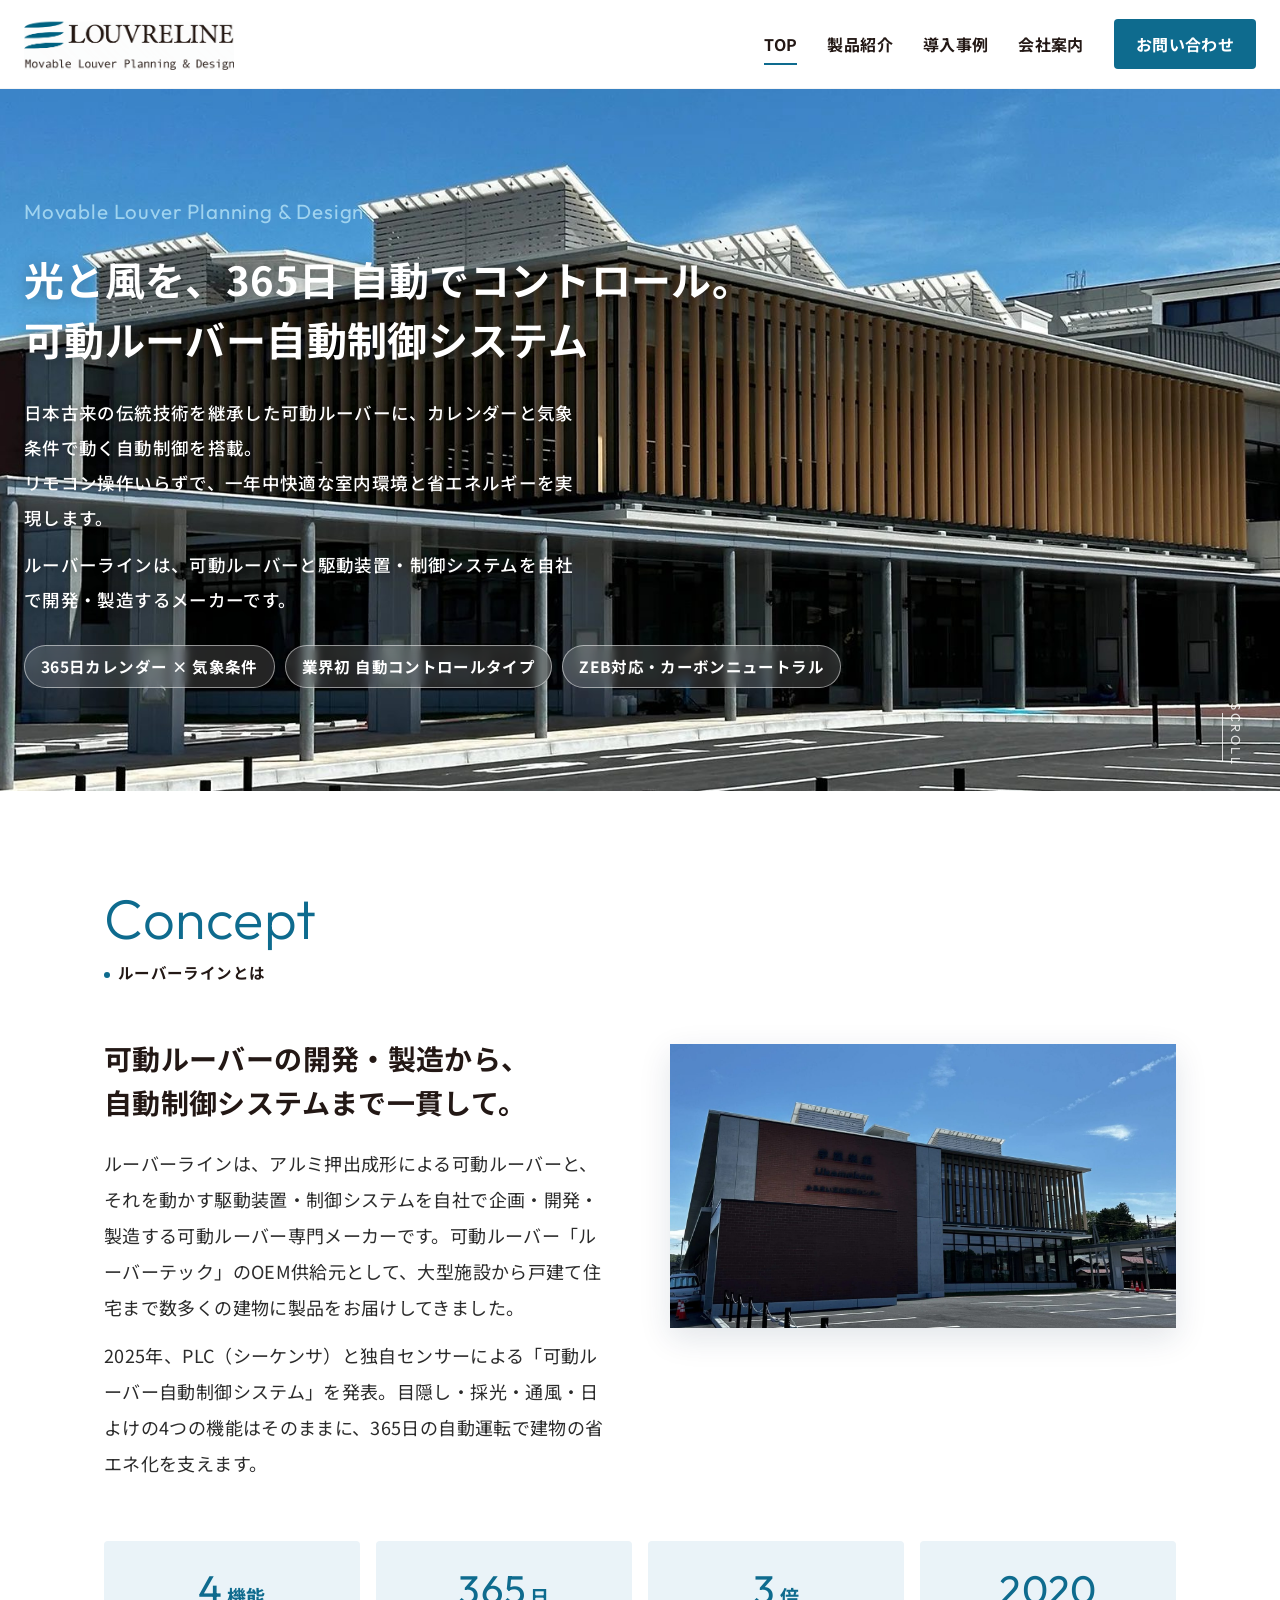
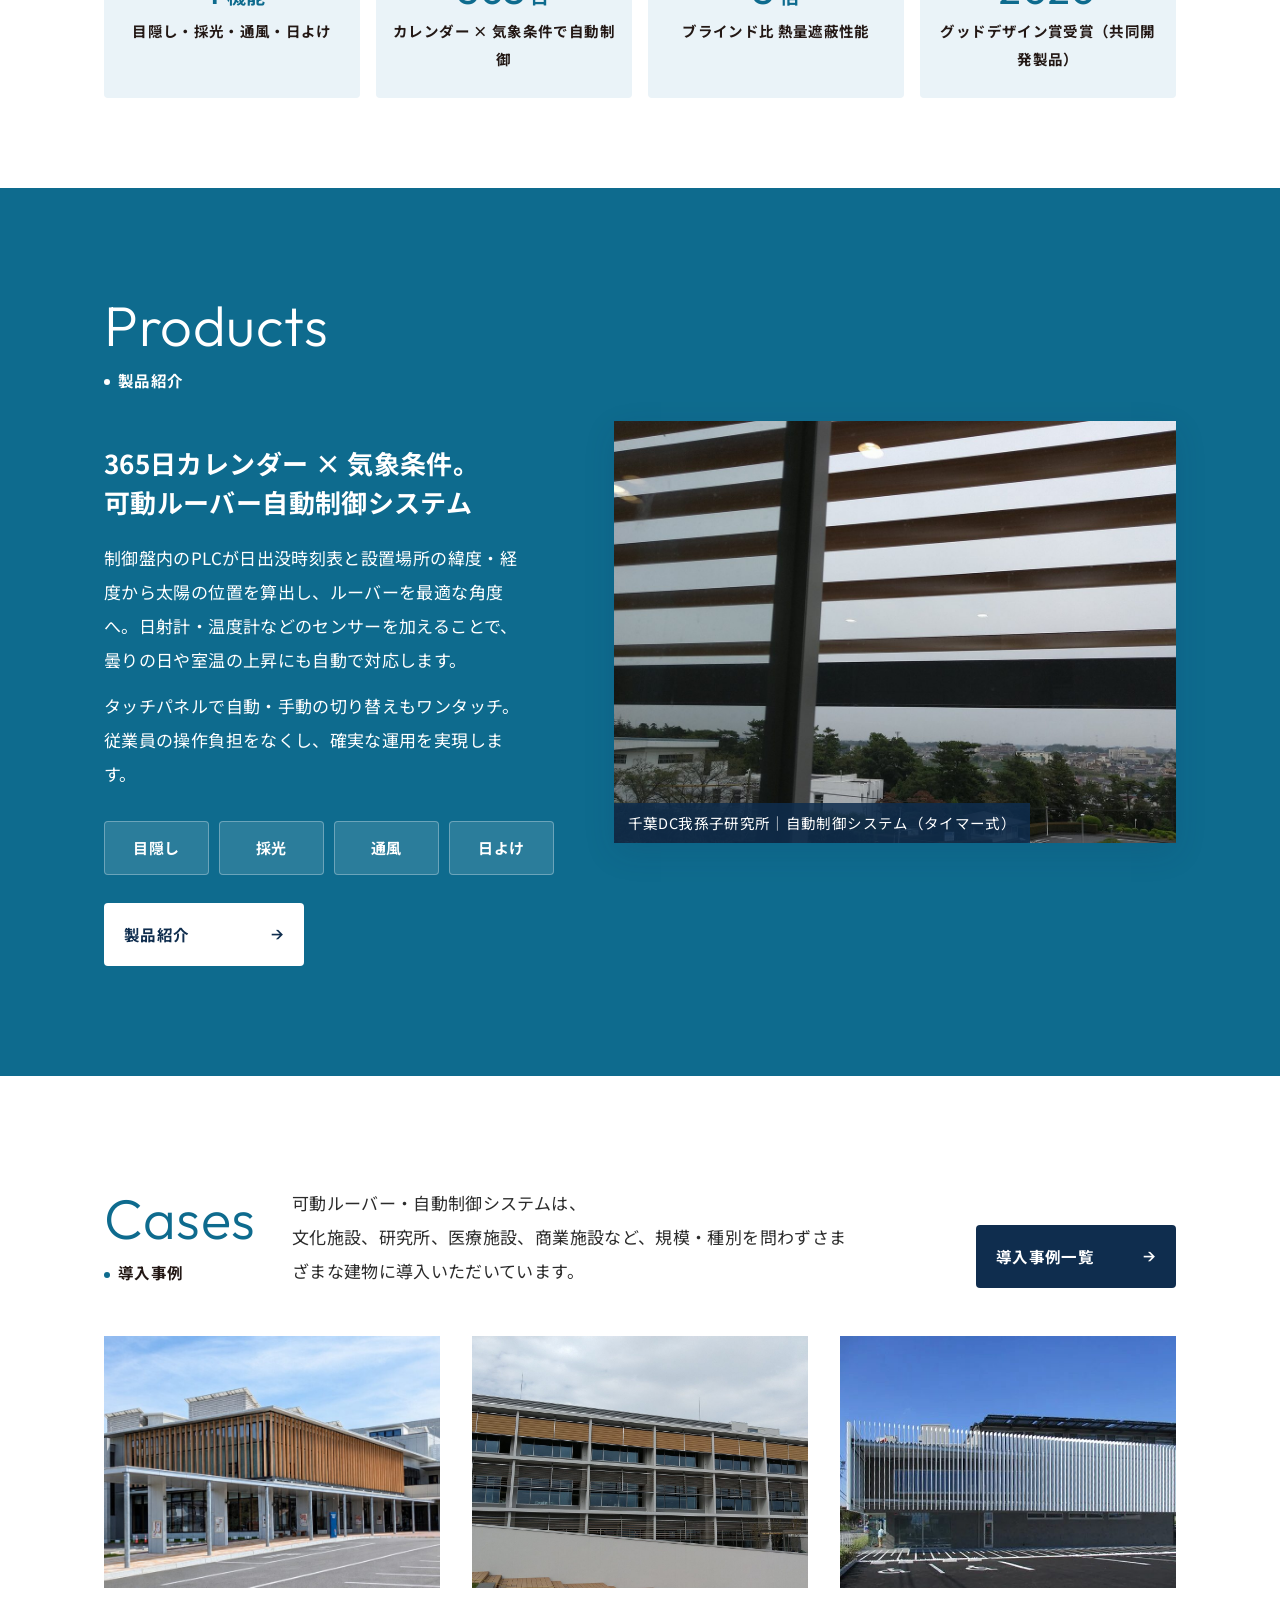
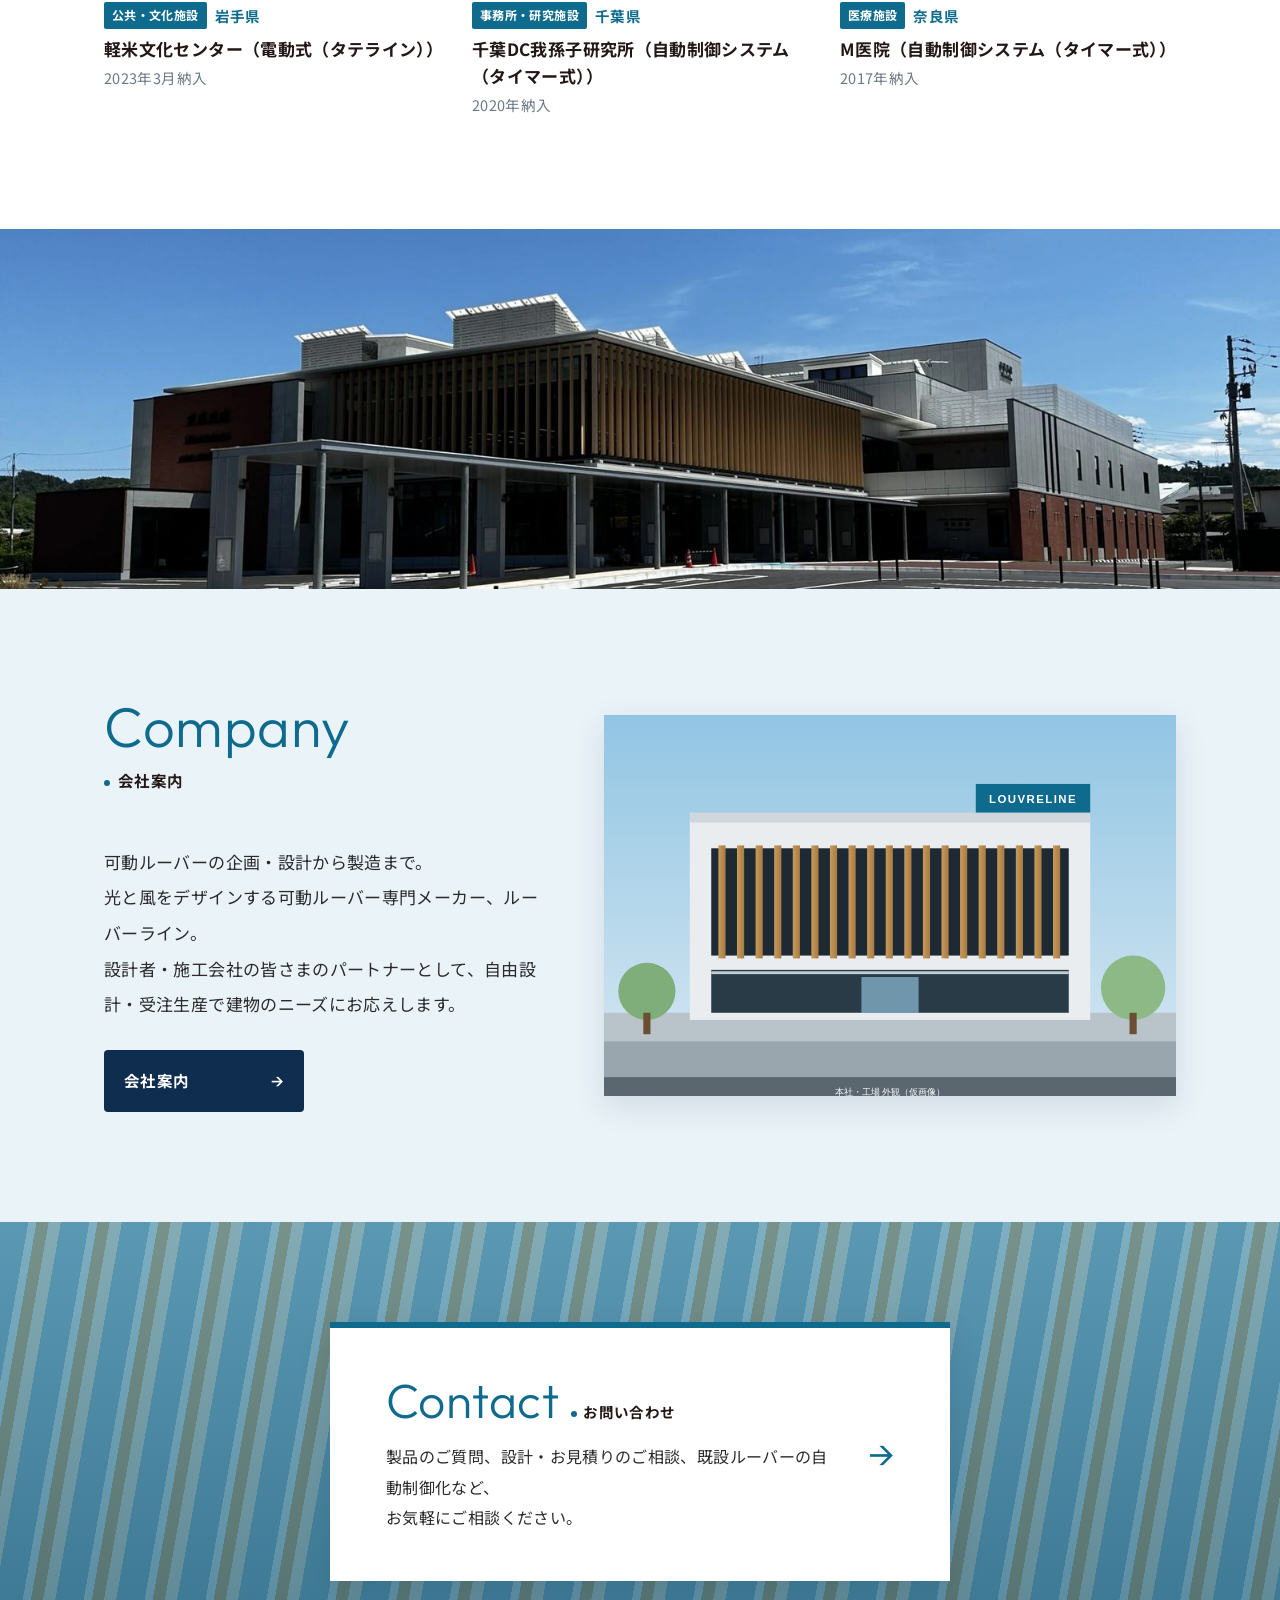
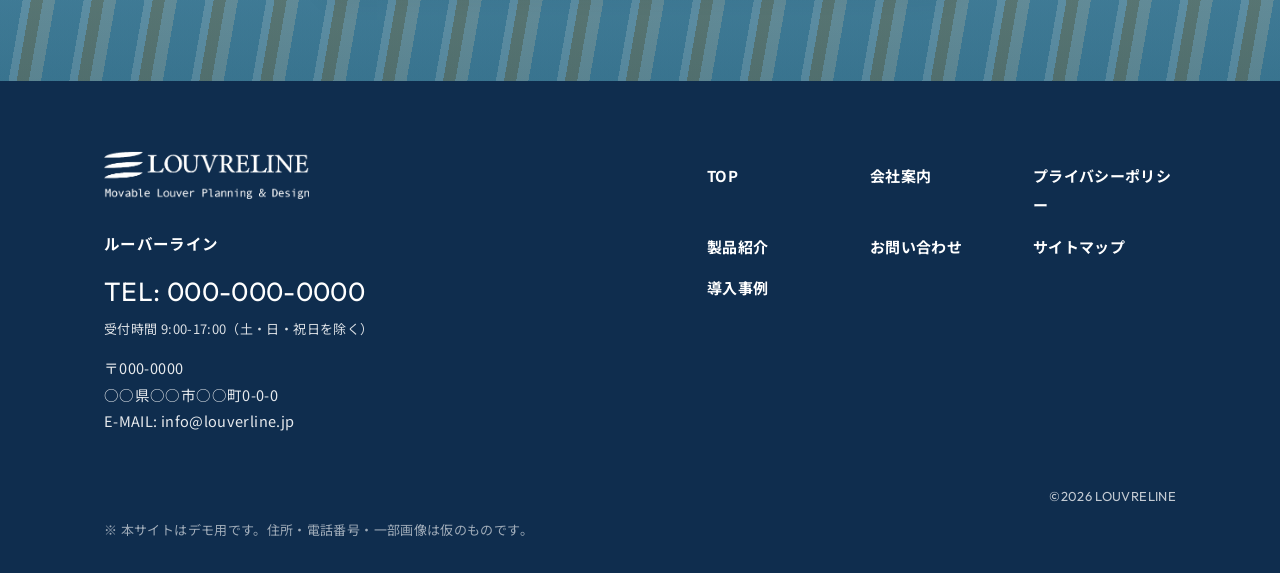
<file: index.html>
<!DOCTYPE html>
<html lang="ja">
<head>
<meta charset="UTF-8">
<meta name="viewport" content="width=device-width, initial-scale=1">
<title>ルーバーライン｜可動ルーバー自動制御システム</title>
<meta name="description" content="可動ルーバーの開発・製造メーカー ルーバーライン。365日カレンダー×気象条件で可動ルーバーを自動制御する「可動ルーバー自動制御システム」のご紹介。">
<link rel="preconnect" href="https://fonts.googleapis.com">
<link rel="preconnect" href="https://fonts.gstatic.com" crossorigin>
<link href="https://fonts.googleapis.com/css2?family=Noto+Sans+JP:wght@400;500;700&family=Outfit:wght@300;400&display=swap" rel="stylesheet">
<link rel="stylesheet" href="assets/css/style.css?v=3">
<link rel="icon" href="assets/img/logo.png">
</head>
<body>
<header class="site-header">
  <div class="inner">
    <a class="brand" href="index.html"><img src="assets/img/logo.png" alt="LOUVRELINE ルーバーライン"></a>
    <button class="nav-toggle" aria-label="メニュー"><span></span><span></span><span></span></button>
    <nav class="gnav">
      <a href="index.html" data-page="index.html">TOP</a>
      <a href="products.html" data-page="products.html">製品紹介</a>
      <a href="cases.html" data-page="cases.html">導入事例</a>
      <a href="company.html" data-page="company.html">会社案内</a>
      <a href="contact.html" class="btn-contact">お問い合わせ</a>
    </nav>
  </div>
</header>
<main>

<section class="hero">
  <img class="bg" src="assets/img/hero.jpg" alt="可動ルーバーを設置した建物">
  <div class="inner">
    <div class="tag">Movable Louver Planning &amp; Design</div>
    <h1>光と風を、365日 自動でコントロール。<br>可動ルーバー自動制御システム</h1>
    <p>日本古来の伝統技術を継承した可動ルーバーに、カレンダーと気象条件で動く自動制御を搭載。<br>リモコン操作いらずで、一年中快適な室内環境と省エネルギーを実現します。</p>
    <p>ルーバーラインは、可動ルーバーと駆動装置・制御システムを自社で開発・製造するメーカーです。</p>
    <div class="badges"><span>365日カレンダー × 気象条件</span><span>業界初 自動コントロールタイプ</span><span>ZEB対応・カーボンニュートラル</span></div>
  </div>
  <div class="scroll">SCROLL</div>
</section>

<section class="concept">
  <div class="container">
    <div class="grid">
      <div class="reveal">
        <div class="sec-head"><span class="en">Concept</span><span class="ja">ルーバーラインとは</span></div>
        <h2 class="ttl">可動ルーバーの開発・製造から、<br>自動制御システムまで一貫して。</h2>
        <p class="lead">ルーバーラインは、アルミ押出成形による可動ルーバーと、それを動かす駆動装置・制御システムを自社で企画・開発・製造する可動ルーバー専門メーカーです。可動ルーバー「ルーバーテック」のOEM供給元として、大型施設から戸建て住宅まで数多くの建物に製品をお届けしてきました。</p>
        <p class="lead" style="margin-top:12px">2025年、PLC（シーケンサ）と独自センサーによる「可動ルーバー自動制御システム」を発表。目隠し・採光・通風・日よけの4つの機能はそのままに、365日の自動運転で建物の省エネ化を支えます。</p>
      </div>
      <div class="reveal"><img src="assets/img/cases/karumai/08.jpg" alt="タテライン可動ルーバー" style="box-shadow:var(--shadow)"></div>
    </div>
    <div class="stats reveal">
      <div class="stat"><div class="num">4<small>機能</small></div><div class="lbl">目隠し・採光・通風・日よけ</div></div>
      <div class="stat"><div class="num">365<small>日</small></div><div class="lbl">カレンダー × 気象条件で自動制御</div></div>
      <div class="stat"><div class="num">3<small>倍</small></div><div class="lbl">ブラインド比 熱量遮蔽性能</div></div>
      <div class="stat"><div class="num">2020</div><div class="lbl">グッドデザイン賞受賞（共同開発製品）</div></div>
    </div>
  </div>
</section>

<section class="band-teal">
  <div class="container">
    <div class="grid">
      <div class="reveal">
        <div class="sec-head on-dark"><span class="en">Products</span><span class="ja">製品紹介</span></div>
        <h3>365日カレンダー × 気象条件。<br>可動ルーバー自動制御システム</h3>
        <p>制御盤内のPLCが日出没時刻表と設置場所の緯度・経度から太陽の位置を算出し、ルーバーを最適な角度へ。日射計・温度計などのセンサーを加えることで、曇りの日や室温の上昇にも自動で対応します。</p>
        <p>タッチパネルで自動・手動の切り替えもワンタッチ。従業員の操作負担をなくし、確実な運用を実現します。</p>
        <ul class="feature-list"><li>目隠し</li><li>採光</li><li>通風</li><li>日よけ</li></ul>
        <a class="btn btn-white" href="products.html">製品紹介</a>
      </div>
      <div class="visual reveal">
        <img src="assets/img/cases/chiba-dc/04.jpg" alt="木目調ヨコライン可動ルーバー">
        <div class="cap">千葉DC我孫子研究所｜自動制御システム（タイマー式）</div>
      </div>
    </div>
  </div>
</section>

<section class="sec">
  <div class="container">
    <div class="sec-head inline reveal">
      <div><span class="en">Cases</span><span class="ja">導入事例</span></div>
      <p class="lead">可動ルーバー・自動制御システムは、<br>文化施設、研究所、医療施設、商業施設など、規模・種別を問わずさまざまな建物に導入いただいています。</p>
      <a class="btn" href="cases.html" style="margin-left:auto">導入事例一覧</a>
    </div>
    <div class="case-grid">
      <a class="case-card reveal" href="cases/karumai.html" data-cat="public">
        <div class="thumb"><img src="assets/img/cases/karumai/01.jpg" alt="軽米文化センター"></div>
        <div class="meta"><span class="cat">公共・文化施設</span>岩手県</div>
        <div class="name">軽米文化センター（電動式（タテライン））</div>
        <div class="spec">2023年3月納入</div>
      </a>
      <a class="case-card reveal" href="cases/chiba-dc.html" data-cat="office">
        <div class="thumb"><img src="assets/img/cases/chiba-dc/01.jpg" alt="千葉DC我孫子研究所"></div>
        <div class="meta"><span class="cat">事務所・研究施設</span>千葉県</div>
        <div class="name">千葉DC我孫子研究所（自動制御システム（タイマー式））</div>
        <div class="spec">2020年納入</div>
      </a>
      <a class="case-card reveal" href="cases/m-clinic.html" data-cat="medical">
        <div class="thumb"><img src="assets/img/cases/m-clinic/01.jpg" alt="M医院"></div>
        <div class="meta"><span class="cat">医療施設</span>奈良県</div>
        <div class="name">M医院（自動制御システム（タイマー式））</div>
        <div class="spec">2017年納入</div>
      </a>
    </div>
  </div>
</section>

<div class="strip"><img src="assets/img/cases/karumai/05.jpg" alt="軽米文化センター"></div>

<section class="band-light">
  <div class="container">
    <div class="grid">
      <div class="reveal">
        <div class="sec-head"><span class="en">Company</span><span class="ja">会社案内</span></div>
        <p>可動ルーバーの企画・設計から製造まで。<br>光と風をデザインする可動ルーバー専門メーカー、ルーバーライン。<br>設計者・施工会社の皆さまのパートナーとして、自由設計・受注生産で建物のニーズにお応えします。</p>
        <a class="btn" href="company.html">会社案内</a>
      </div>
      <div class="visual reveal"><img src="assets/img/company-building.svg" alt="ルーバーライン 本社・工場（仮画像）"></div>
    </div>
  </div>
</section>

<section class="cta">
  <div class="container">
    <a class="card" href="contact.html">
      <div>
        <span class="en">Contact</span><span class="ja">お問い合わせ</span>
        <p>製品のご質問、設計・お見積りのご相談、既設ルーバーの自動制御化など、<br>お気軽にご相談ください。</p>
      </div>
      <span class="arrow">→</span>
    </a>
  </div>
</section>

</main>
<footer class="site-footer">
  <div class="container">
    <div class="grid">
      <div>
        <a class="logo" href="index.html"><img src="assets/img/logo-white.png" alt="LOUVRELINE"></a>
        <div class="corp">ルーバーライン</div>
        <div class="tel">TEL: 000-000-0000</div>
        <div class="hours">受付時間 9:00-17:00（土・日・祝日を除く）</div>
        <address>〒000-0000<br>○○県○○市○○町0-0-0<br>E-MAIL: info@louverline.jp</address>
      </div>
      <ul class="links">
        <li><a href="index.html">TOP</a></li>
        <li><a href="company.html">会社案内</a></li>
        <li><a href="#">プライバシーポリシー</a></li>
        <li><a href="products.html">製品紹介</a></li>
        <li><a href="contact.html">お問い合わせ</a></li>
        <li><a href="#">サイトマップ</a></li>
        <li><a href="cases.html">導入事例</a></li>
      </ul>
    </div>
    <div class="copy">©2026 LOUVRELINE</div>
    <div class="demo-note">※ 本サイトはデモ用です。住所・電話番号・一部画像は仮のものです。</div>
  </div>
</footer>
<script src="assets/js/main.js?v=3"></script>
</body>
</html>
</file>
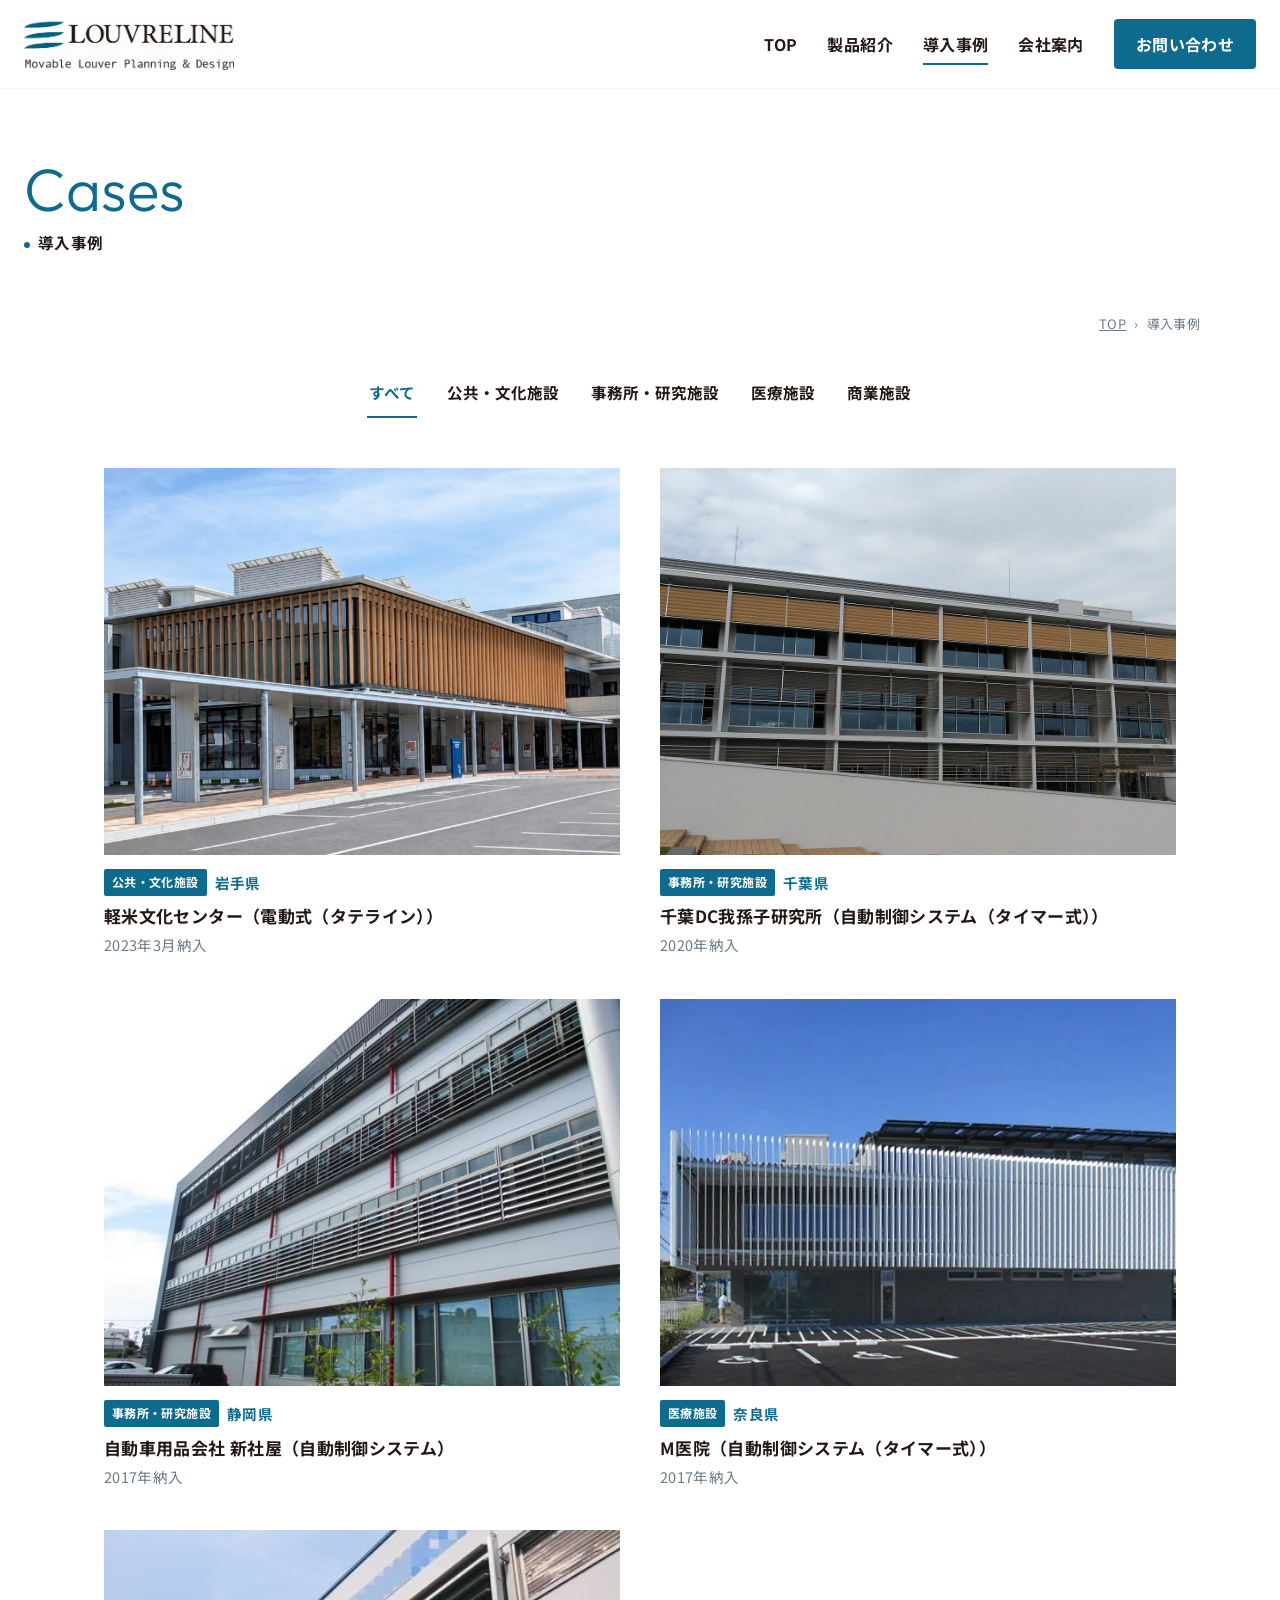
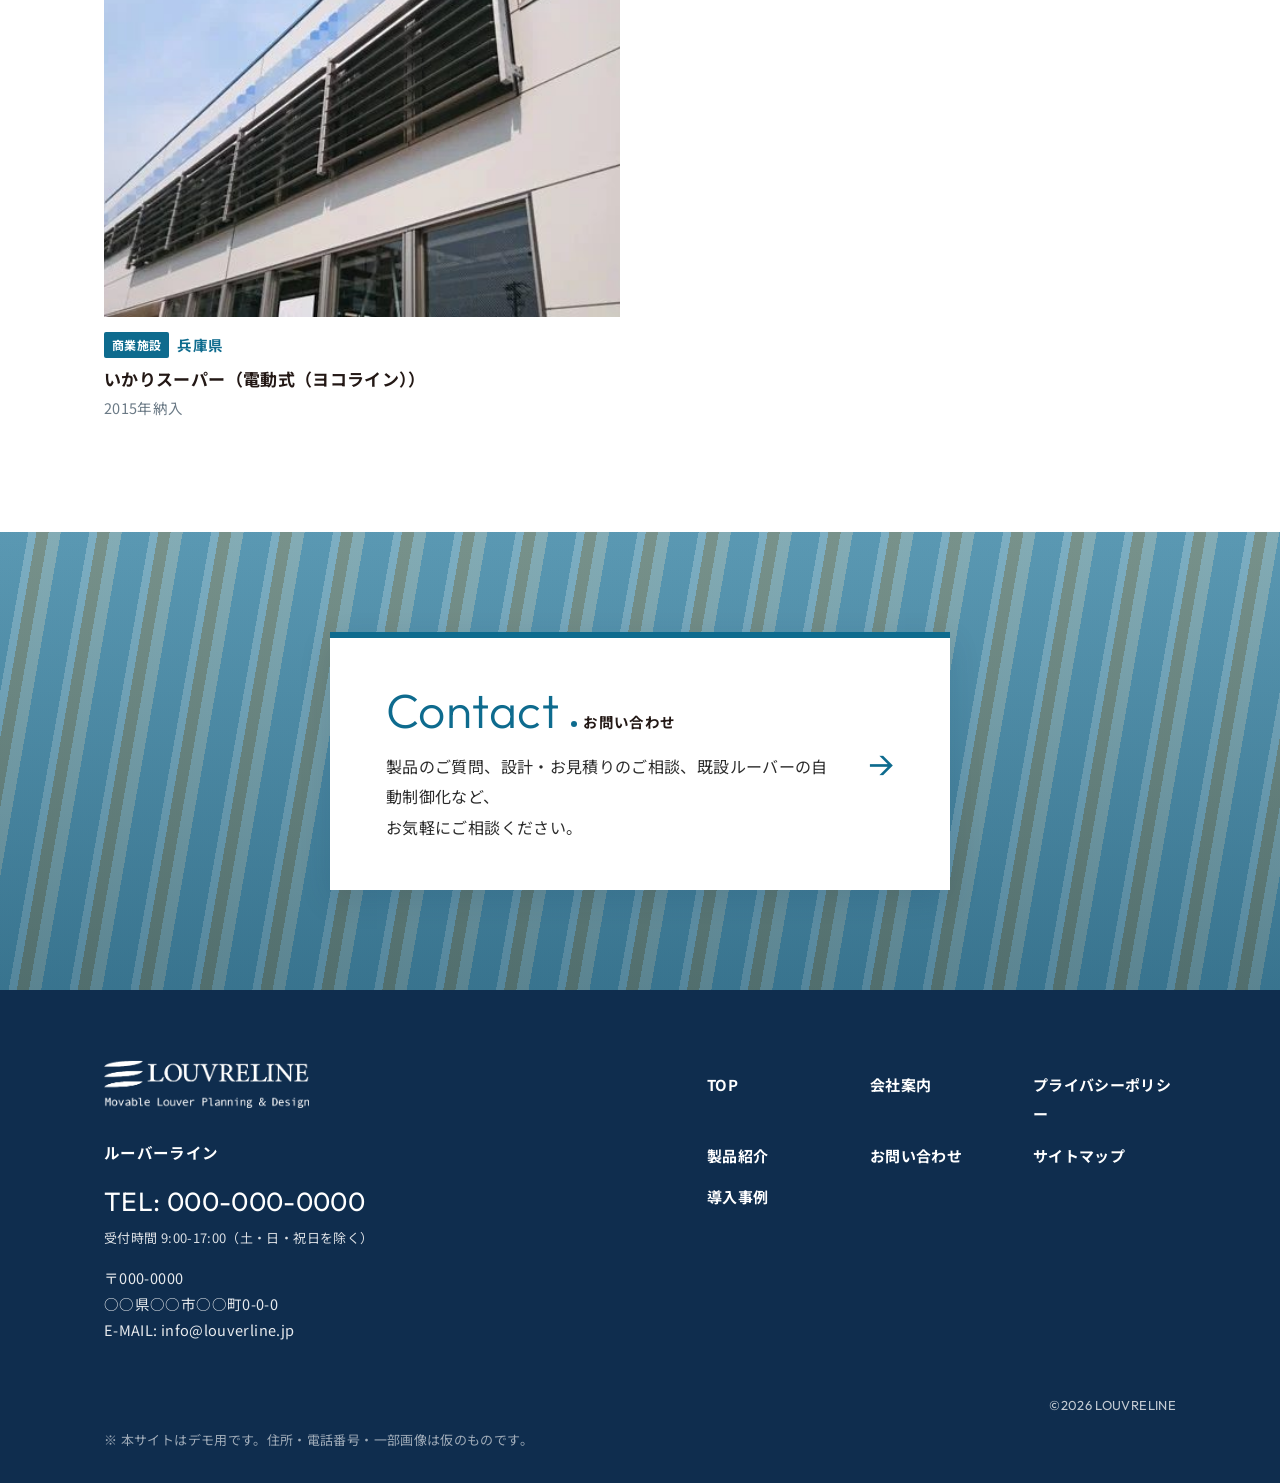
<file: cases.html>
<!DOCTYPE html>
<html lang="ja">
<head>
<meta charset="UTF-8">
<meta name="viewport" content="width=device-width, initial-scale=1">
<title>導入事例｜ルーバーライン｜可動ルーバー自動制御システム</title>
<meta name="description" content="可動ルーバーの開発・製造メーカー ルーバーライン。365日カレンダー×気象条件で可動ルーバーを自動制御する「可動ルーバー自動制御システム」のご紹介。">
<link rel="preconnect" href="https://fonts.googleapis.com">
<link rel="preconnect" href="https://fonts.gstatic.com" crossorigin>
<link href="https://fonts.googleapis.com/css2?family=Noto+Sans+JP:wght@400;500;700&family=Outfit:wght@300;400&display=swap" rel="stylesheet">
<link rel="stylesheet" href="assets/css/style.css?v=3">
<link rel="icon" href="assets/img/logo.png">
</head>
<body>
<header class="site-header">
  <div class="inner">
    <a class="brand" href="index.html"><img src="assets/img/logo.png" alt="LOUVRELINE ルーバーライン"></a>
    <button class="nav-toggle" aria-label="メニュー"><span></span><span></span><span></span></button>
    <nav class="gnav">
      <a href="index.html" data-page="index.html">TOP</a>
      <a href="products.html" data-page="products.html">製品紹介</a>
      <a href="cases.html" data-page="cases.html">導入事例</a>
      <a href="company.html" data-page="company.html">会社案内</a>
      <a href="contact.html" class="btn-contact">お問い合わせ</a>
    </nav>
  </div>
</header>
<main>

<section class="page-hero plain">
  <div class="inner"><span class="en">Cases</span><span class="ja">導入事例</span></div>
</section>
<div class="container breadcrumb"><a href="index.html">TOP</a><span>導入事例</span></div>
<section class="sec" style="padding-top:20px">
  <div class="container">
    <div class="filter">
      <button class="is-active" data-cat="all">すべて</button>
      <button data-cat="public">公共・文化施設</button>
      <button data-cat="office">事務所・研究施設</button>
      <button data-cat="medical">医療施設</button>
      <button data-cat="commercial">商業施設</button>
    </div>
    <div class="case-grid two">
      <a class="case-card reveal" href="cases/karumai.html" data-cat="public">
        <div class="thumb"><img src="assets/img/cases/karumai/01.jpg" alt="軽米文化センター"></div>
        <div class="meta"><span class="cat">公共・文化施設</span>岩手県</div>
        <div class="name">軽米文化センター（電動式（タテライン））</div>
        <div class="spec">2023年3月納入</div>
      </a>
      <a class="case-card reveal" href="cases/chiba-dc.html" data-cat="office">
        <div class="thumb"><img src="assets/img/cases/chiba-dc/01.jpg" alt="千葉DC我孫子研究所"></div>
        <div class="meta"><span class="cat">事務所・研究施設</span>千葉県</div>
        <div class="name">千葉DC我孫子研究所（自動制御システム（タイマー式））</div>
        <div class="spec">2020年納入</div>
      </a>
      <a class="case-card reveal" href="cases/sansho.html" data-cat="office">
        <div class="thumb"><img src="assets/img/cases/sansho/01.jpg" alt="自動車用品会社 新社屋"></div>
        <div class="meta"><span class="cat">事務所・研究施設</span>静岡県</div>
        <div class="name">自動車用品会社 新社屋（自動制御システム）</div>
        <div class="spec">2017年納入</div>
      </a>
      <a class="case-card reveal" href="cases/m-clinic.html" data-cat="medical">
        <div class="thumb"><img src="assets/img/cases/m-clinic/01.jpg" alt="M医院"></div>
        <div class="meta"><span class="cat">医療施設</span>奈良県</div>
        <div class="name">M医院（自動制御システム（タイマー式））</div>
        <div class="spec">2017年納入</div>
      </a>
      <a class="case-card reveal" href="cases/ikari.html" data-cat="commercial">
        <div class="thumb"><img src="assets/img/cases/ikari/01.jpg" alt="いかりスーパー"></div>
        <div class="meta"><span class="cat">商業施設</span>兵庫県</div>
        <div class="name">いかりスーパー（電動式（ヨコライン））</div>
        <div class="spec">2015年納入</div>
      </a>
    </div>
  </div>
</section>

<section class="cta">
  <div class="container">
    <a class="card" href="contact.html">
      <div>
        <span class="en">Contact</span><span class="ja">お問い合わせ</span>
        <p>製品のご質問、設計・お見積りのご相談、既設ルーバーの自動制御化など、<br>お気軽にご相談ください。</p>
      </div>
      <span class="arrow">→</span>
    </a>
  </div>
</section>

</main>
<footer class="site-footer">
  <div class="container">
    <div class="grid">
      <div>
        <a class="logo" href="index.html"><img src="assets/img/logo-white.png" alt="LOUVRELINE"></a>
        <div class="corp">ルーバーライン</div>
        <div class="tel">TEL: 000-000-0000</div>
        <div class="hours">受付時間 9:00-17:00（土・日・祝日を除く）</div>
        <address>〒000-0000<br>○○県○○市○○町0-0-0<br>E-MAIL: info@louverline.jp</address>
      </div>
      <ul class="links">
        <li><a href="index.html">TOP</a></li>
        <li><a href="company.html">会社案内</a></li>
        <li><a href="#">プライバシーポリシー</a></li>
        <li><a href="products.html">製品紹介</a></li>
        <li><a href="contact.html">お問い合わせ</a></li>
        <li><a href="#">サイトマップ</a></li>
        <li><a href="cases.html">導入事例</a></li>
      </ul>
    </div>
    <div class="copy">©2026 LOUVRELINE</div>
    <div class="demo-note">※ 本サイトはデモ用です。住所・電話番号・一部画像は仮のものです。</div>
  </div>
</footer>
<script src="assets/js/main.js?v=3"></script>
</body>
</html>
</file>
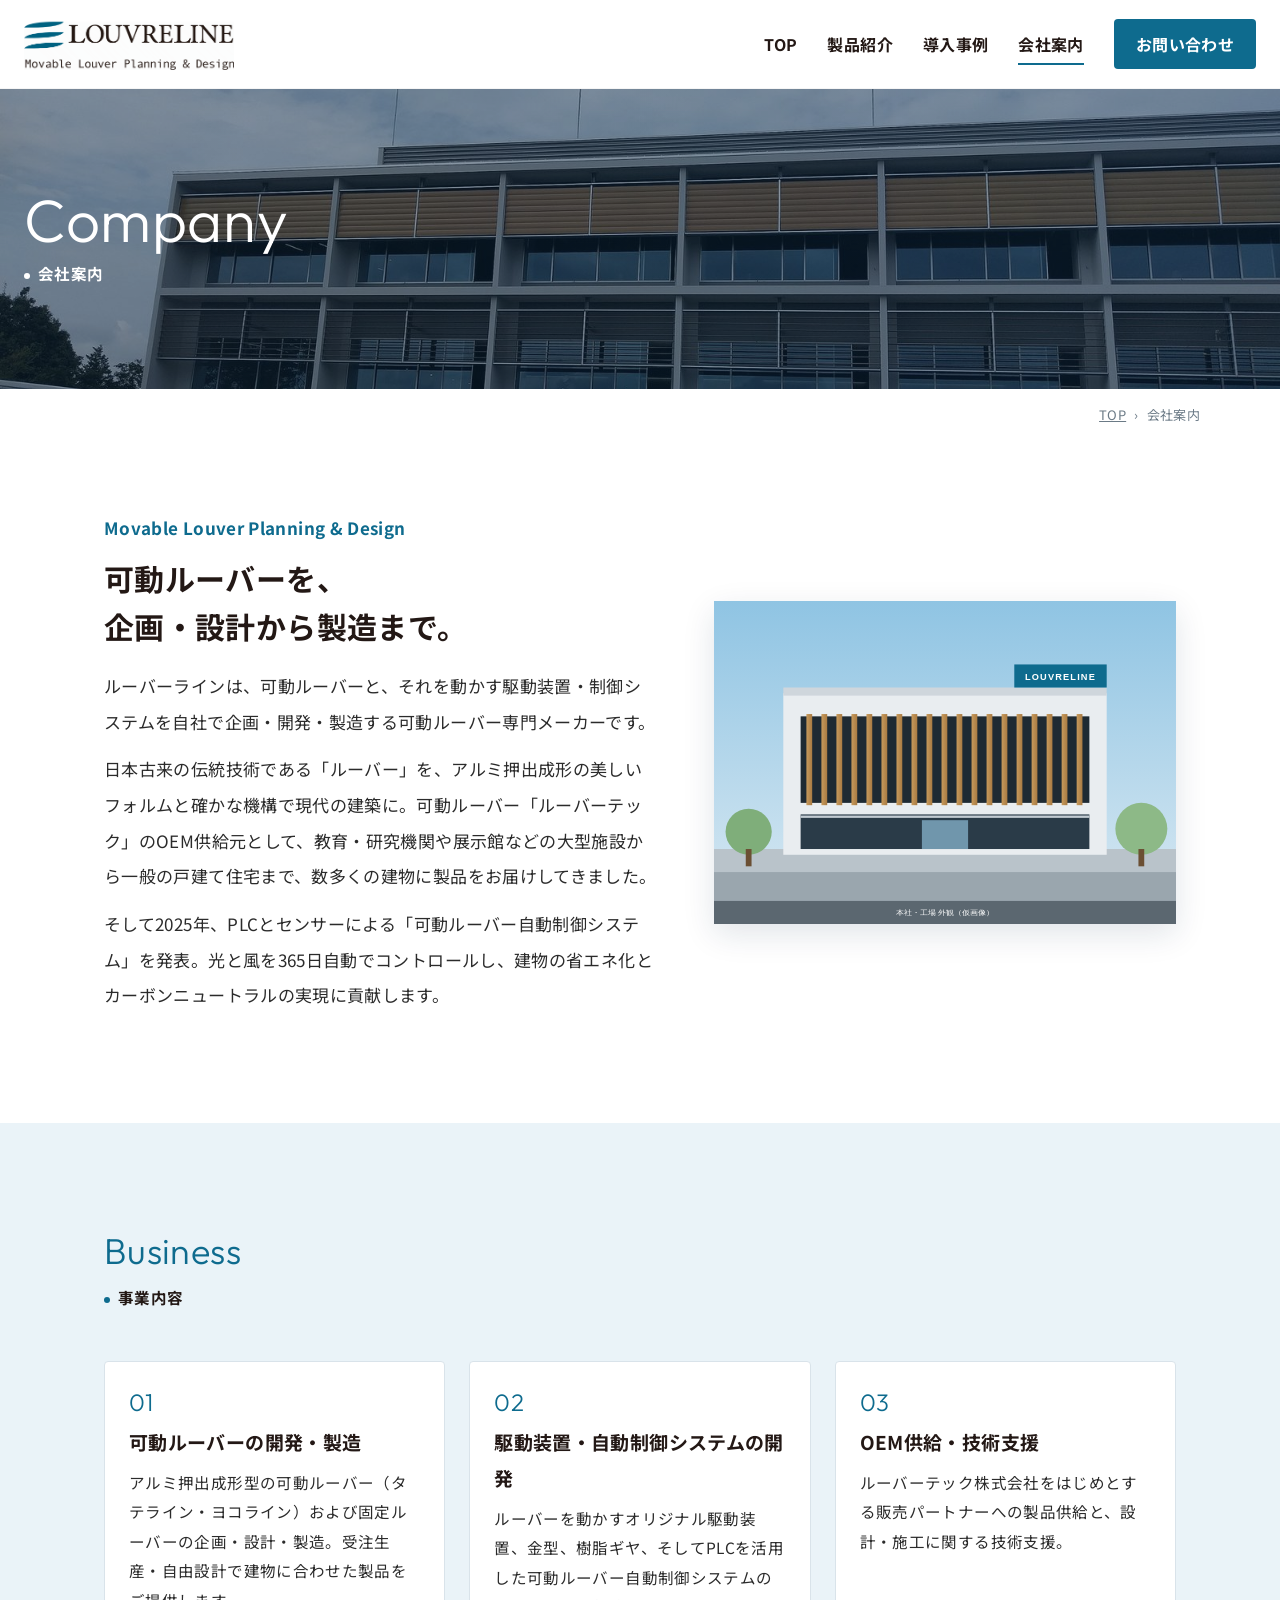
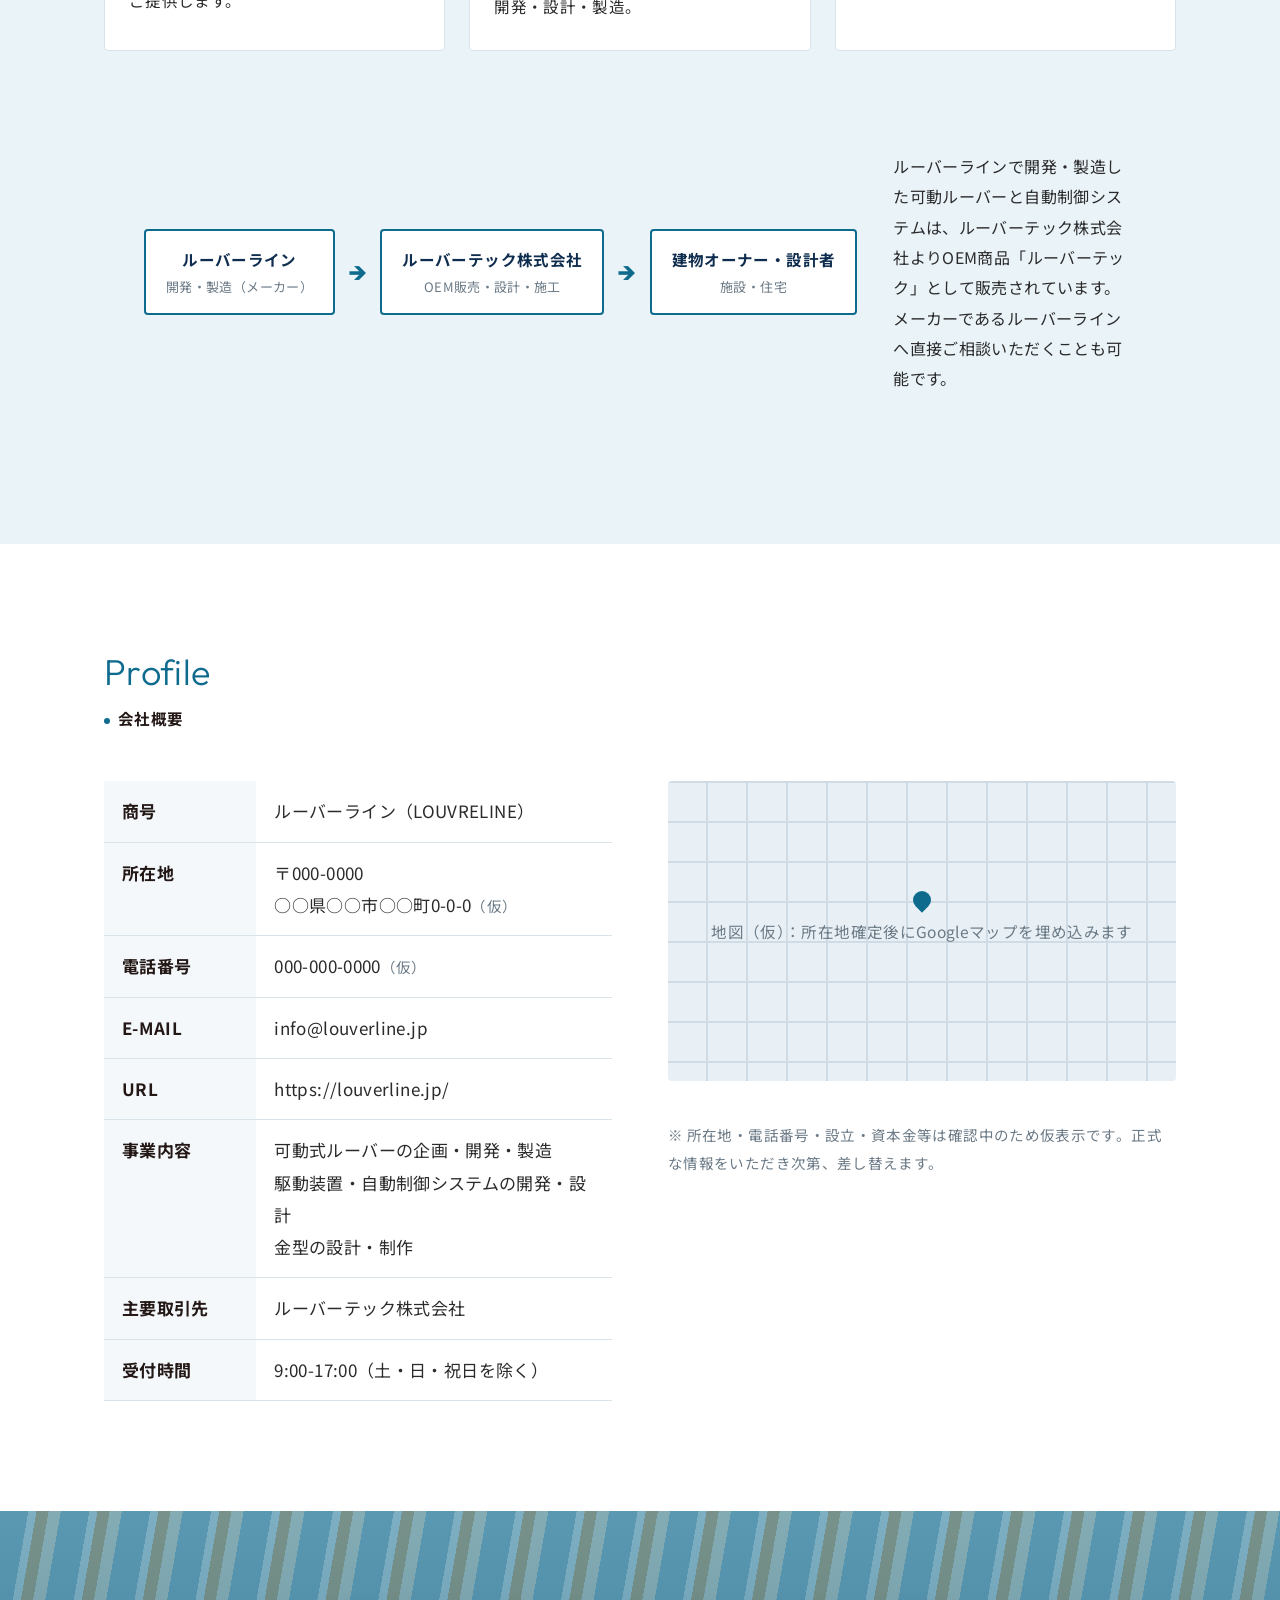
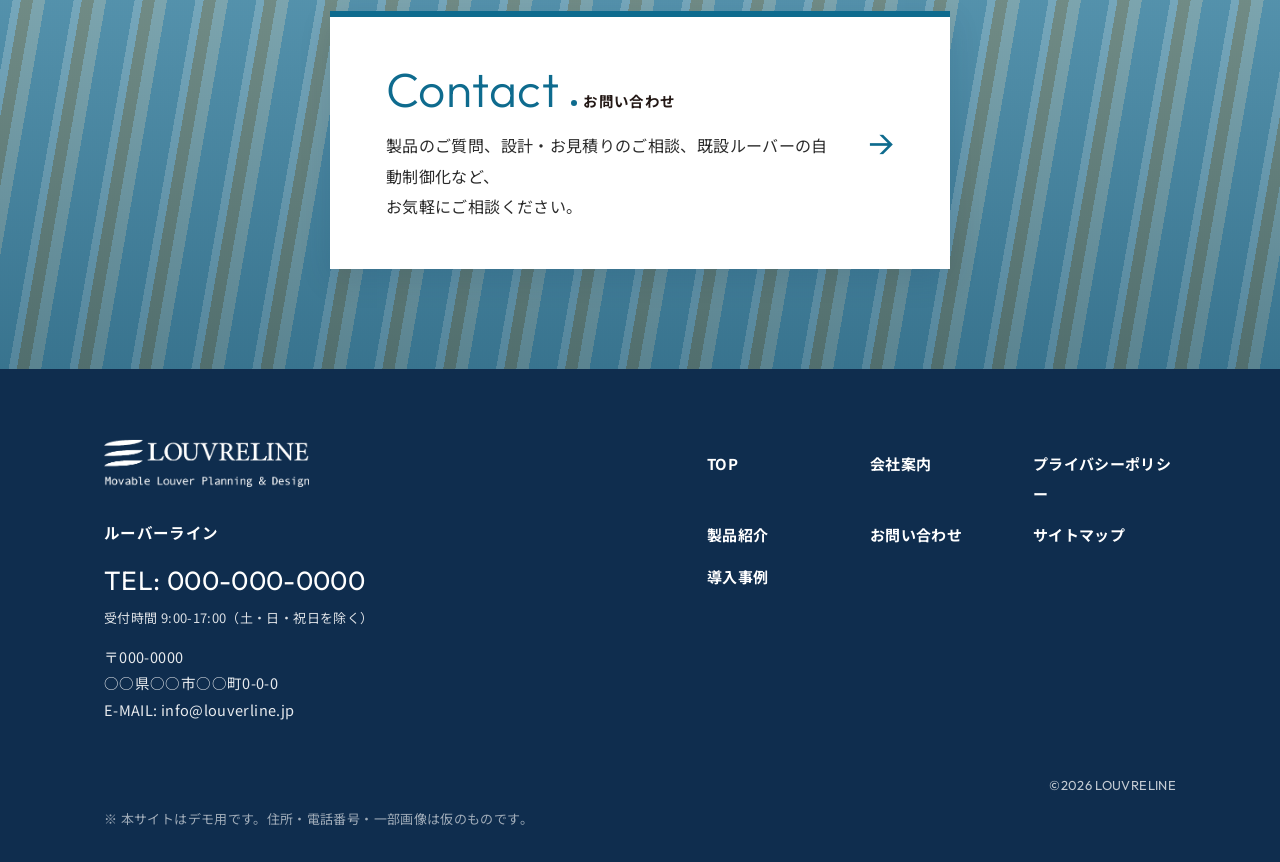
<file: company.html>
<!DOCTYPE html>
<html lang="ja">
<head>
<meta charset="UTF-8">
<meta name="viewport" content="width=device-width, initial-scale=1">
<title>会社案内｜ルーバーライン｜可動ルーバー自動制御システム</title>
<meta name="description" content="可動ルーバーの開発・製造メーカー ルーバーライン。365日カレンダー×気象条件で可動ルーバーを自動制御する「可動ルーバー自動制御システム」のご紹介。">
<link rel="preconnect" href="https://fonts.googleapis.com">
<link rel="preconnect" href="https://fonts.gstatic.com" crossorigin>
<link href="https://fonts.googleapis.com/css2?family=Noto+Sans+JP:wght@400;500;700&family=Outfit:wght@300;400&display=swap" rel="stylesheet">
<link rel="stylesheet" href="assets/css/style.css?v=3">
<link rel="icon" href="assets/img/logo.png">
</head>
<body>
<header class="site-header">
  <div class="inner">
    <a class="brand" href="index.html"><img src="assets/img/logo.png" alt="LOUVRELINE ルーバーライン"></a>
    <button class="nav-toggle" aria-label="メニュー"><span></span><span></span><span></span></button>
    <nav class="gnav">
      <a href="index.html" data-page="index.html">TOP</a>
      <a href="products.html" data-page="products.html">製品紹介</a>
      <a href="cases.html" data-page="cases.html">導入事例</a>
      <a href="company.html" data-page="company.html">会社案内</a>
      <a href="contact.html" class="btn-contact">お問い合わせ</a>
    </nav>
  </div>
</header>
<main>

<section class="page-hero">
  <img src="assets/img/cases/chiba-dc/02.jpg" alt="">
  <div class="inner"><span class="en">Company</span><span class="ja">会社案内</span></div>
</section>
<div class="container breadcrumb"><a href="index.html">TOP</a><span>会社案内</span></div>

<section class="sec" style="padding-top:70px">
  <div class="container">
    <div class="message">
      <div class="reveal">
        <span class="label-teal">Movable Louver Planning &amp; Design</span>
        <h2>可動ルーバーを、<br>企画・設計から製造まで。</h2>
        <p>ルーバーラインは、可動ルーバーと、それを動かす駆動装置・制御システムを自社で企画・開発・製造する可動ルーバー専門メーカーです。</p>
        <p>日本古来の伝統技術である「ルーバー」を、アルミ押出成形の美しいフォルムと確かな機構で現代の建築に。可動ルーバー「ルーバーテック」のOEM供給元として、教育・研究機関や展示館などの大型施設から一般の戸建て住宅まで、数多くの建物に製品をお届けしてきました。</p>
        <p>そして2025年、PLCとセンサーによる「可動ルーバー自動制御システム」を発表。光と風を365日自動でコントロールし、建物の省エネ化とカーボンニュートラルの実現に貢献します。</p>
      </div>
      <div class="reveal"><img src="assets/img/company-building.svg" alt="本社・工場（仮画像）"></div>
    </div>
  </div>
</section>

<section class="bg-light sec">
  <div class="container">
    <div class="sec-head reveal"><span class="en" style="font-size:36px">Business</span><span class="ja">事業内容</span></div>
    <div class="biz-grid">
      <div class="biz reveal"><div class="num">01</div><h4>可動ルーバーの開発・製造</h4><p>アルミ押出成形型の可動ルーバー（タテライン・ヨコライン）および固定ルーバーの企画・設計・製造。受注生産・自由設計で建物に合わせた製品をご提供します。</p></div>
      <div class="biz reveal"><div class="num">02</div><h4>駆動装置・自動制御システムの開発</h4><p>ルーバーを動かすオリジナル駆動装置、金型、樹脂ギヤ、そしてPLCを活用した可動ルーバー自動制御システムの開発・設計・製造。</p></div>
      <div class="biz reveal"><div class="num">03</div><h4>OEM供給・技術支援</h4><p>ルーバーテック株式会社をはじめとする販売パートナーへの製品供給と、設計・施工に関する技術支援。</p></div>
    </div>
    <div class="oem mt-60 reveal">
      <div class="flow">
        <div class="box">ルーバーライン<small>開発・製造（メーカー）</small></div>
        <span class="arr">→</span>
        <div class="box">ルーバーテック株式会社<small>OEM販売・設計・施工</small></div>
        <span class="arr">→</span>
        <div class="box">建物オーナー・設計者<small>施設・住宅</small></div>
      </div>
      <p>ルーバーラインで開発・製造した可動ルーバーと自動制御システムは、ルーバーテック株式会社よりOEM商品「ルーバーテック」として販売されています。メーカーであるルーバーラインへ直接ご相談いただくことも可能です。</p>
    </div>
  </div>
</section>

<section class="sec">
  <div class="container">
    <div class="sec-head reveal"><span class="en" style="font-size:36px">Profile</span><span class="ja">会社概要</span></div>
    <div class="two-col" style="align-items:start">
      <table class="spec-table reveal">
        <tr><th>商号</th><td>ルーバーライン（LOUVRELINE）</td></tr>
        <tr><th>所在地</th><td>〒000-0000<br>○○県○○市○○町0-0-0<span class="note">（仮）</span></td></tr>
        <tr><th>電話番号</th><td>000-000-0000<span class="note">（仮）</span></td></tr>
        <tr><th>E-MAIL</th><td>info@louverline.jp</td></tr>
        <tr><th>URL</th><td>https://louverline.jp/</td></tr>
        <tr><th>事業内容</th><td>可動式ルーバーの企画・開発・製造<br>駆動装置・自動制御システムの開発・設計<br>金型の設計・制作</td></tr>
        <tr><th>主要取引先</th><td>ルーバーテック株式会社</td></tr>
        <tr><th>受付時間</th><td>9:00-17:00（土・日・祝日を除く）</td></tr>
      </table>
      <div class="reveal">
        <div class="map-ph">地図（仮）：所在地確定後にGoogleマップを埋め込みます</div>
        <p class="note mt-40">※ 所在地・電話番号・設立・資本金等は確認中のため仮表示です。正式な情報をいただき次第、差し替えます。</p>
      </div>
    </div>
  </div>
</section>

<section class="cta">
  <div class="container">
    <a class="card" href="contact.html">
      <div>
        <span class="en">Contact</span><span class="ja">お問い合わせ</span>
        <p>製品のご質問、設計・お見積りのご相談、既設ルーバーの自動制御化など、<br>お気軽にご相談ください。</p>
      </div>
      <span class="arrow">→</span>
    </a>
  </div>
</section>

</main>
<footer class="site-footer">
  <div class="container">
    <div class="grid">
      <div>
        <a class="logo" href="index.html"><img src="assets/img/logo-white.png" alt="LOUVRELINE"></a>
        <div class="corp">ルーバーライン</div>
        <div class="tel">TEL: 000-000-0000</div>
        <div class="hours">受付時間 9:00-17:00（土・日・祝日を除く）</div>
        <address>〒000-0000<br>○○県○○市○○町0-0-0<br>E-MAIL: info@louverline.jp</address>
      </div>
      <ul class="links">
        <li><a href="index.html">TOP</a></li>
        <li><a href="company.html">会社案内</a></li>
        <li><a href="#">プライバシーポリシー</a></li>
        <li><a href="products.html">製品紹介</a></li>
        <li><a href="contact.html">お問い合わせ</a></li>
        <li><a href="#">サイトマップ</a></li>
        <li><a href="cases.html">導入事例</a></li>
      </ul>
    </div>
    <div class="copy">©2026 LOUVRELINE</div>
    <div class="demo-note">※ 本サイトはデモ用です。住所・電話番号・一部画像は仮のものです。</div>
  </div>
</footer>
<script src="assets/js/main.js?v=3"></script>
</body>
</html>
</file>
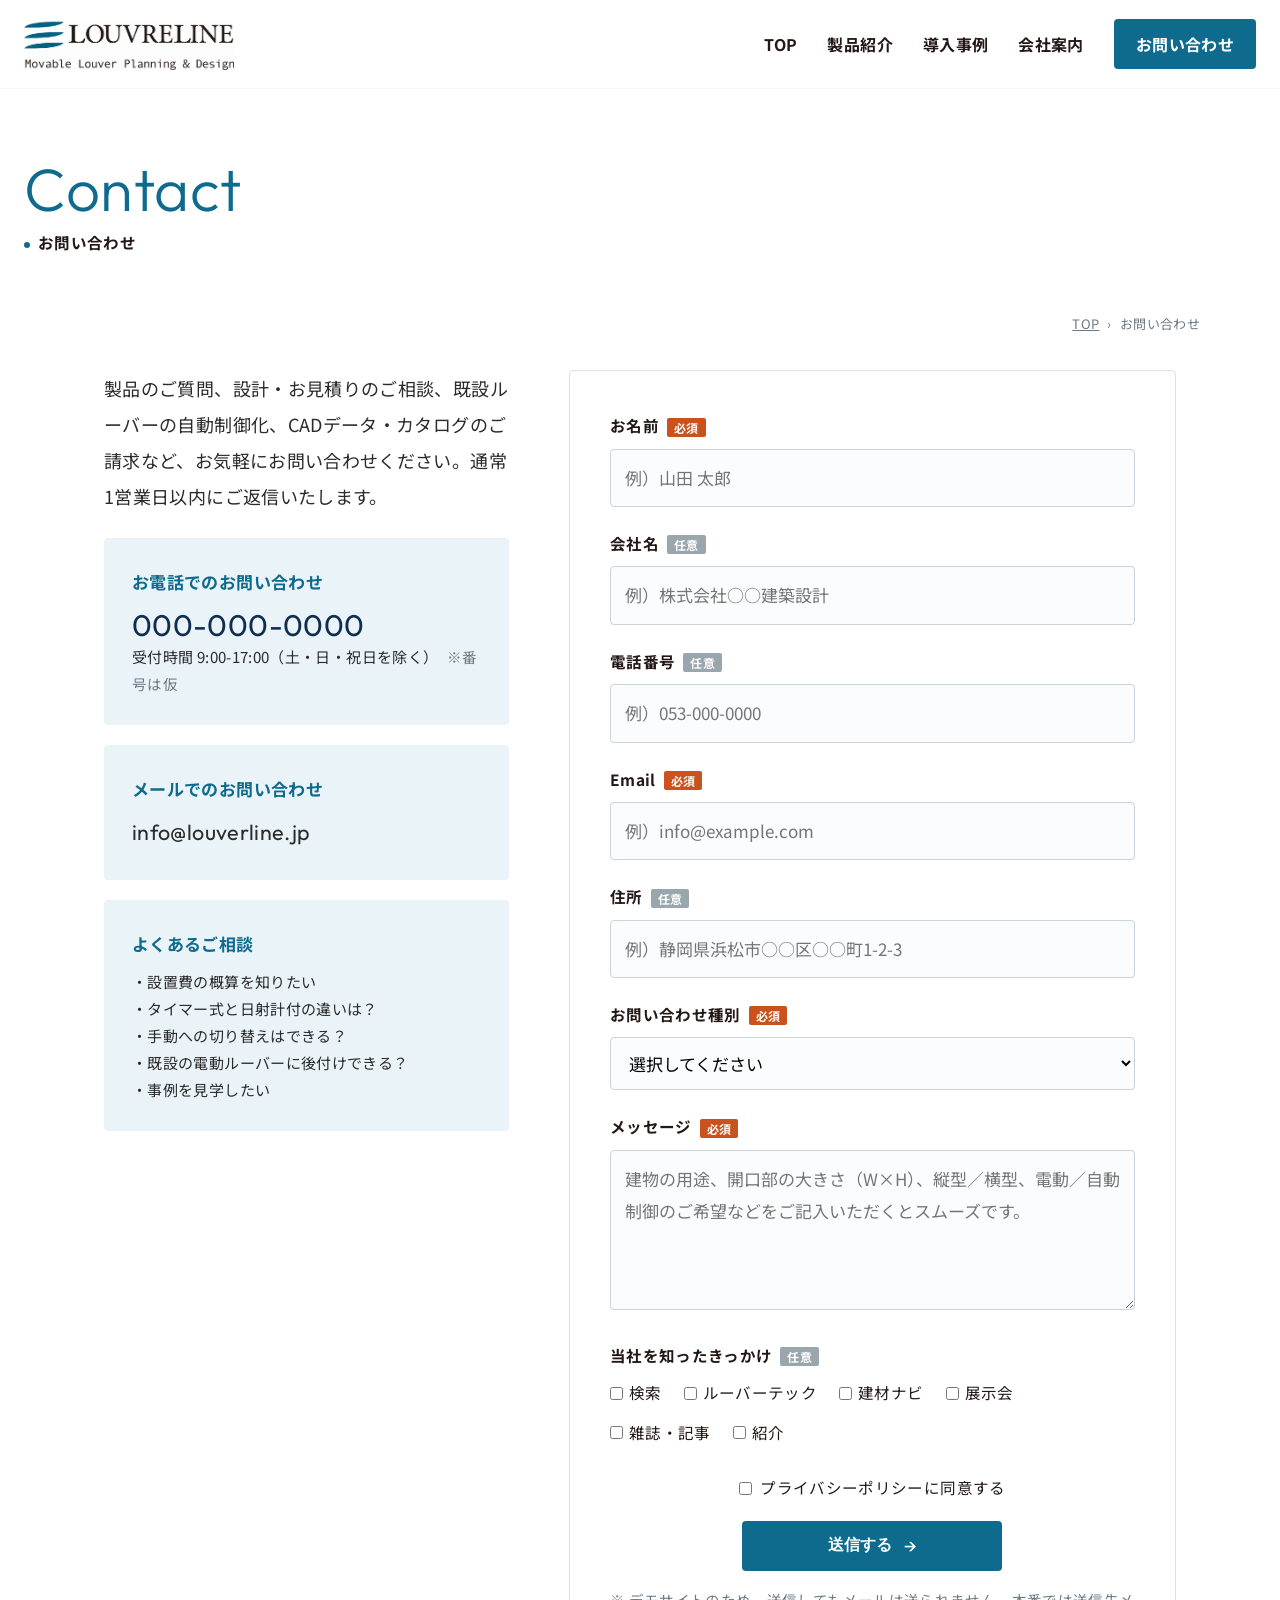
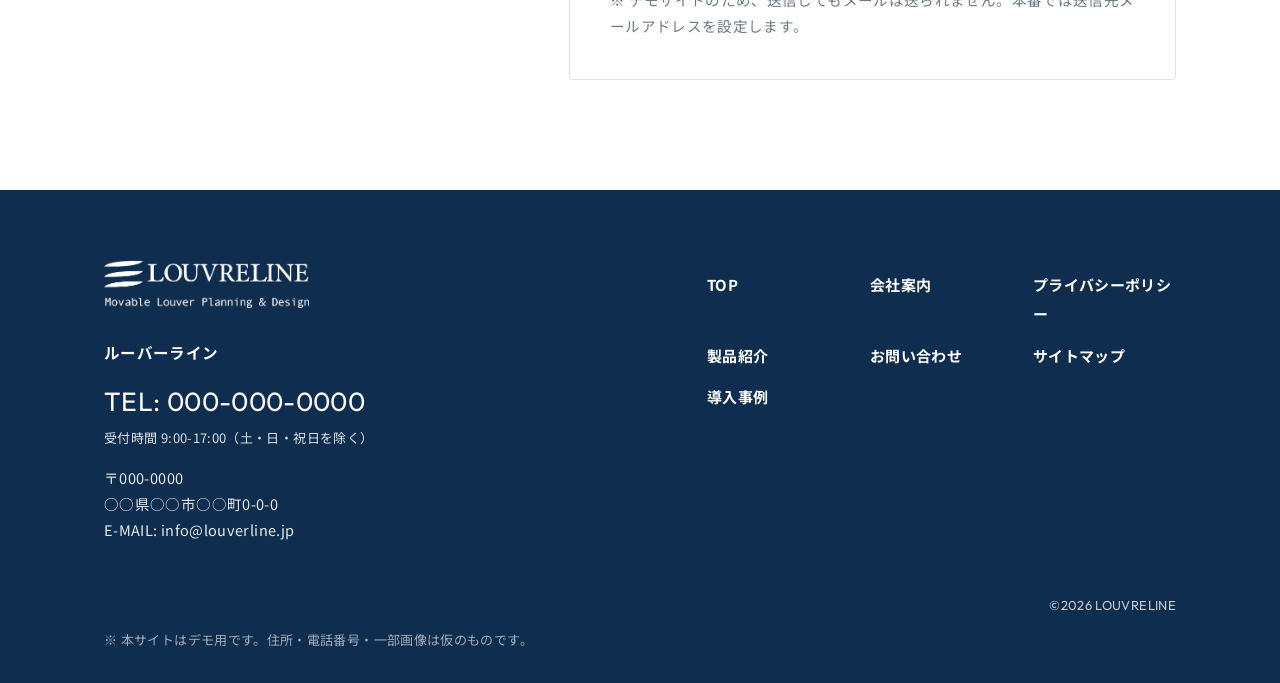
<file: contact.html>
<!DOCTYPE html>
<html lang="ja">
<head>
<meta charset="UTF-8">
<meta name="viewport" content="width=device-width, initial-scale=1">
<title>お問い合わせ｜ルーバーライン｜可動ルーバー自動制御システム</title>
<meta name="description" content="可動ルーバーの開発・製造メーカー ルーバーライン。365日カレンダー×気象条件で可動ルーバーを自動制御する「可動ルーバー自動制御システム」のご紹介。">
<link rel="preconnect" href="https://fonts.googleapis.com">
<link rel="preconnect" href="https://fonts.gstatic.com" crossorigin>
<link href="https://fonts.googleapis.com/css2?family=Noto+Sans+JP:wght@400;500;700&family=Outfit:wght@300;400&display=swap" rel="stylesheet">
<link rel="stylesheet" href="assets/css/style.css?v=3">
<link rel="icon" href="assets/img/logo.png">
</head>
<body>
<header class="site-header">
  <div class="inner">
    <a class="brand" href="index.html"><img src="assets/img/logo.png" alt="LOUVRELINE ルーバーライン"></a>
    <button class="nav-toggle" aria-label="メニュー"><span></span><span></span><span></span></button>
    <nav class="gnav">
      <a href="index.html" data-page="index.html">TOP</a>
      <a href="products.html" data-page="products.html">製品紹介</a>
      <a href="cases.html" data-page="cases.html">導入事例</a>
      <a href="company.html" data-page="company.html">会社案内</a>
      <a href="contact.html" class="btn-contact">お問い合わせ</a>
    </nav>
  </div>
</header>
<main>

<section class="page-hero plain">
  <div class="inner"><span class="en">Contact</span><span class="ja">お問い合わせ</span></div>
</section>
<div class="container breadcrumb"><a href="index.html">TOP</a><span>お問い合わせ</span></div>

<section class="sec" style="padding-top:20px">
  <div class="container">
    <div class="contact-grid">
      <div class="contact-side reveal">
        <p class="lead" style="margin-bottom:24px">製品のご質問、設計・お見積りのご相談、既設ルーバーの自動制御化、CADデータ・カタログのご請求など、お気軽にお問い合わせください。通常1営業日以内にご返信いたします。</p>
        <div class="box">
          <h4>お電話でのお問い合わせ</h4>
          <div class="tel">000-000-0000</div>
          <p>受付時間 9:00-17:00（土・日・祝日を除く）<span class="note">　※番号は仮</span></p>
        </div>
        <div class="box">
          <h4>メールでのお問い合わせ</h4>
          <p style="font-family:var(--font-en);font-size:21.5px">info@louverline.jp</p>
        </div>
        <div class="box">
          <h4>よくあるご相談</h4>
          <p>・設置費の概算を知りたい<br>・タイマー式と日射計付の違いは？<br>・手動への切り替えはできる？<br>・既設の電動ルーバーに後付けできる？<br>・事例を見学したい</p>
        </div>
      </div>
      <div class="reveal">
        <form class="form" action="#" method="post">
          <div class="row"><label>お名前<span class="req">必須</span></label><input type="text" name="name" required placeholder="例）山田 太郎"></div>
          <div class="row"><label>会社名<span class="opt">任意</span></label><input type="text" name="company" placeholder="例）株式会社○○建築設計"></div>
          <div class="row"><label>電話番号<span class="opt">任意</span></label><input type="tel" name="tel" placeholder="例）053-000-0000"></div>
          <div class="row"><label>Email<span class="req">必須</span></label><input type="email" name="email" required placeholder="例）info@example.com"></div>
          <div class="row"><label>住所<span class="opt">任意</span></label><input type="text" name="address" placeholder="例）静岡県浜松市○○区○○町1-2-3"></div>
          <div class="row"><label>お問い合わせ種別<span class="req">必須</span></label>
            <select name="type" required>
              <option value="">選択してください</option>
              <option>製品についての質問</option>
              <option>設計・お見積りの相談</option>
              <option>既設ルーバーの自動制御化</option>
              <option>CADデータ・カタログ請求</option>
              <option>事例見学の希望</option>
              <option>その他</option>
            </select></div>
          <div class="row"><label>メッセージ<span class="req">必須</span></label><textarea name="message" required placeholder="建物の用途、開口部の大きさ（W×H）、縦型／横型、電動／自動制御のご希望などをご記入いただくとスムーズです。"></textarea></div>
          <div class="row"><label>当社を知ったきっかけ<span class="opt">任意</span></label>
            <div class="checks">
              <label><input type="checkbox" name="src" value="検索"> 検索</label>
              <label><input type="checkbox" name="src" value="ルーバーテック"> ルーバーテック</label>
              <label><input type="checkbox" name="src" value="建材ナビ"> 建材ナビ</label>
              <label><input type="checkbox" name="src" value="展示会"> 展示会</label>
              <label><input type="checkbox" name="src" value="雑誌"> 雑誌・記事</label>
              <label><input type="checkbox" name="src" value="紹介"> 紹介</label>
            </div></div>
          <div class="agree"><input type="checkbox" required id="agree"><label for="agree" style="margin:0;font-weight:400">プライバシーポリシーに同意する</label></div>
          <div class="submit"><button type="submit" class="btn btn-teal">送信する</button></div>
          <p class="privacy">※ デモサイトのため、送信してもメールは送られません。本番では送信先メールアドレスを設定します。</p>
        </form>
        <div class="form-done">
          <h3>お問い合わせを受け付けました</h3>
          <p>ご入力ありがとうございます。担当者より1営業日以内にご連絡いたします。<br><span class="note">（デモ表示です）</span></p>
        </div>
      </div>
    </div>
  </div>
</section>

</main>
<footer class="site-footer">
  <div class="container">
    <div class="grid">
      <div>
        <a class="logo" href="index.html"><img src="assets/img/logo-white.png" alt="LOUVRELINE"></a>
        <div class="corp">ルーバーライン</div>
        <div class="tel">TEL: 000-000-0000</div>
        <div class="hours">受付時間 9:00-17:00（土・日・祝日を除く）</div>
        <address>〒000-0000<br>○○県○○市○○町0-0-0<br>E-MAIL: info@louverline.jp</address>
      </div>
      <ul class="links">
        <li><a href="index.html">TOP</a></li>
        <li><a href="company.html">会社案内</a></li>
        <li><a href="#">プライバシーポリシー</a></li>
        <li><a href="products.html">製品紹介</a></li>
        <li><a href="contact.html">お問い合わせ</a></li>
        <li><a href="#">サイトマップ</a></li>
        <li><a href="cases.html">導入事例</a></li>
      </ul>
    </div>
    <div class="copy">©2026 LOUVRELINE</div>
    <div class="demo-note">※ 本サイトはデモ用です。住所・電話番号・一部画像は仮のものです。</div>
  </div>
</footer>
<script src="assets/js/main.js?v=3"></script>
</body>
</html>
</file>
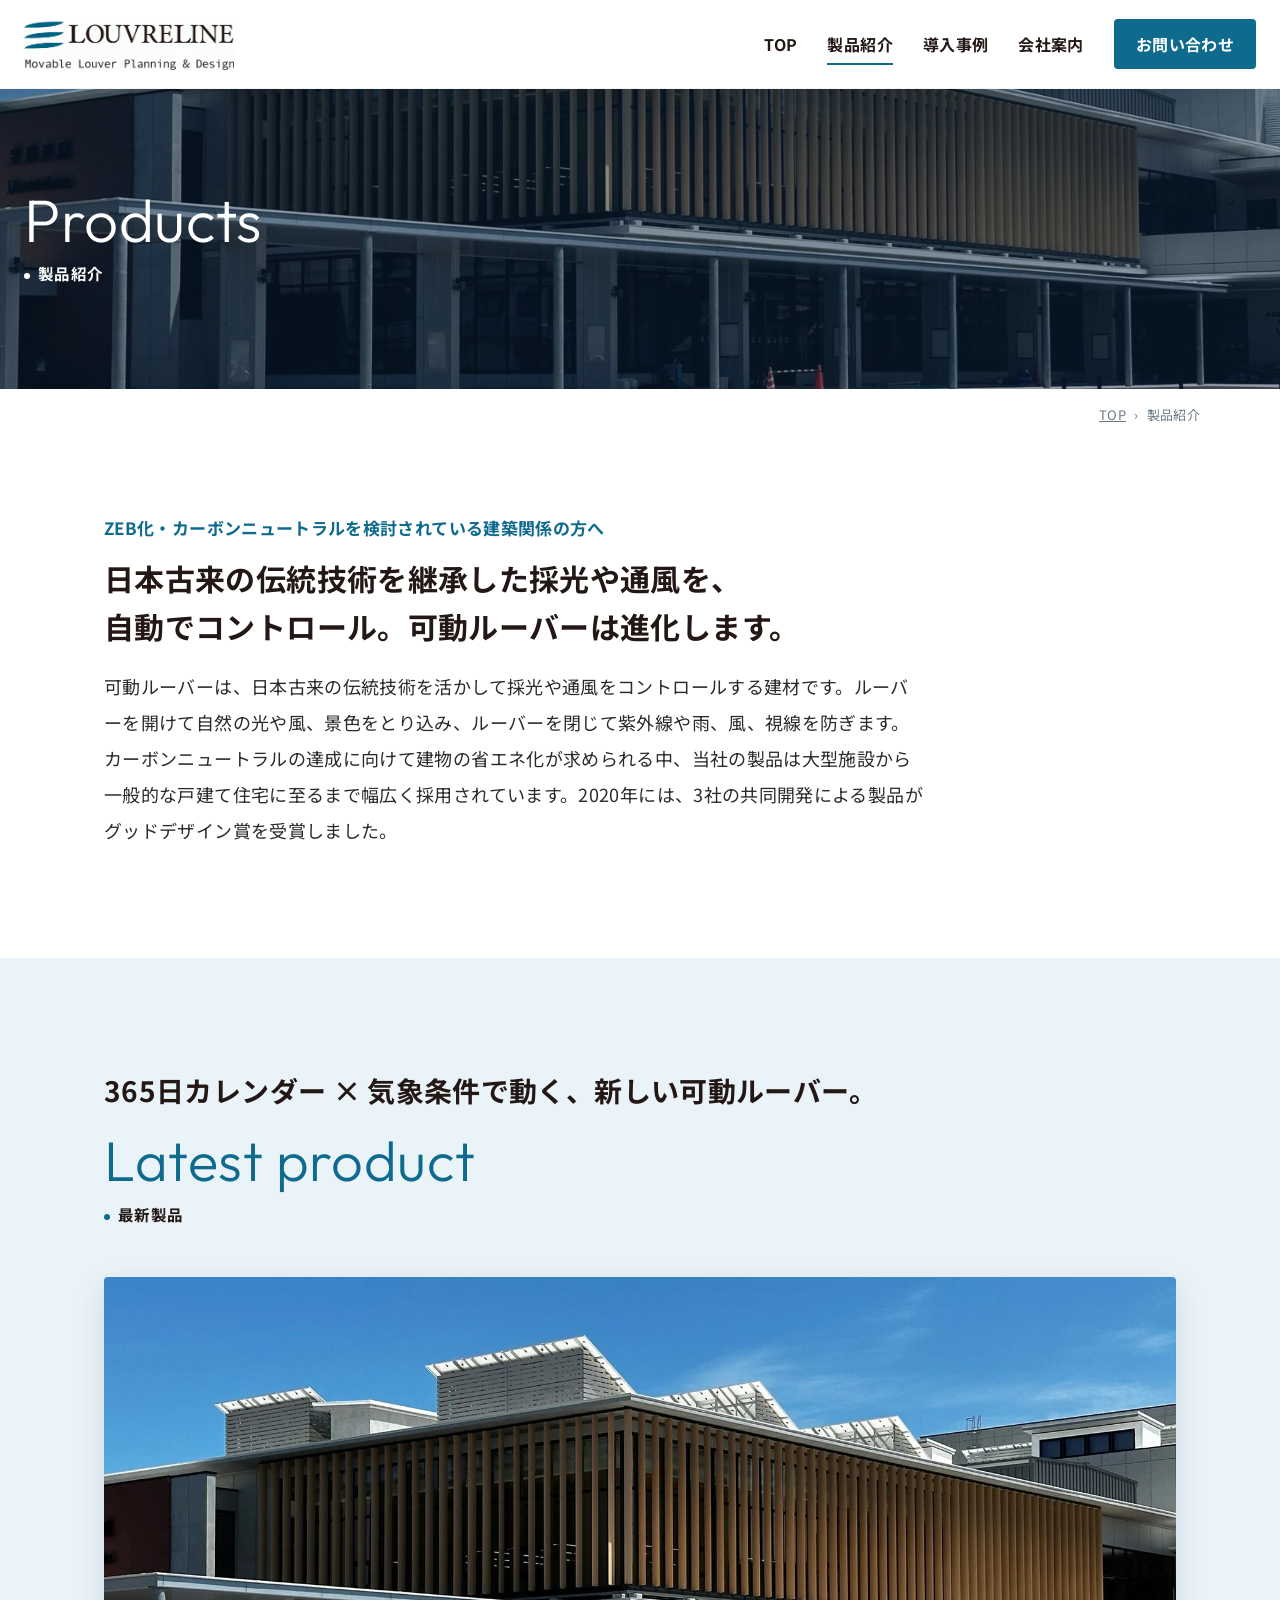
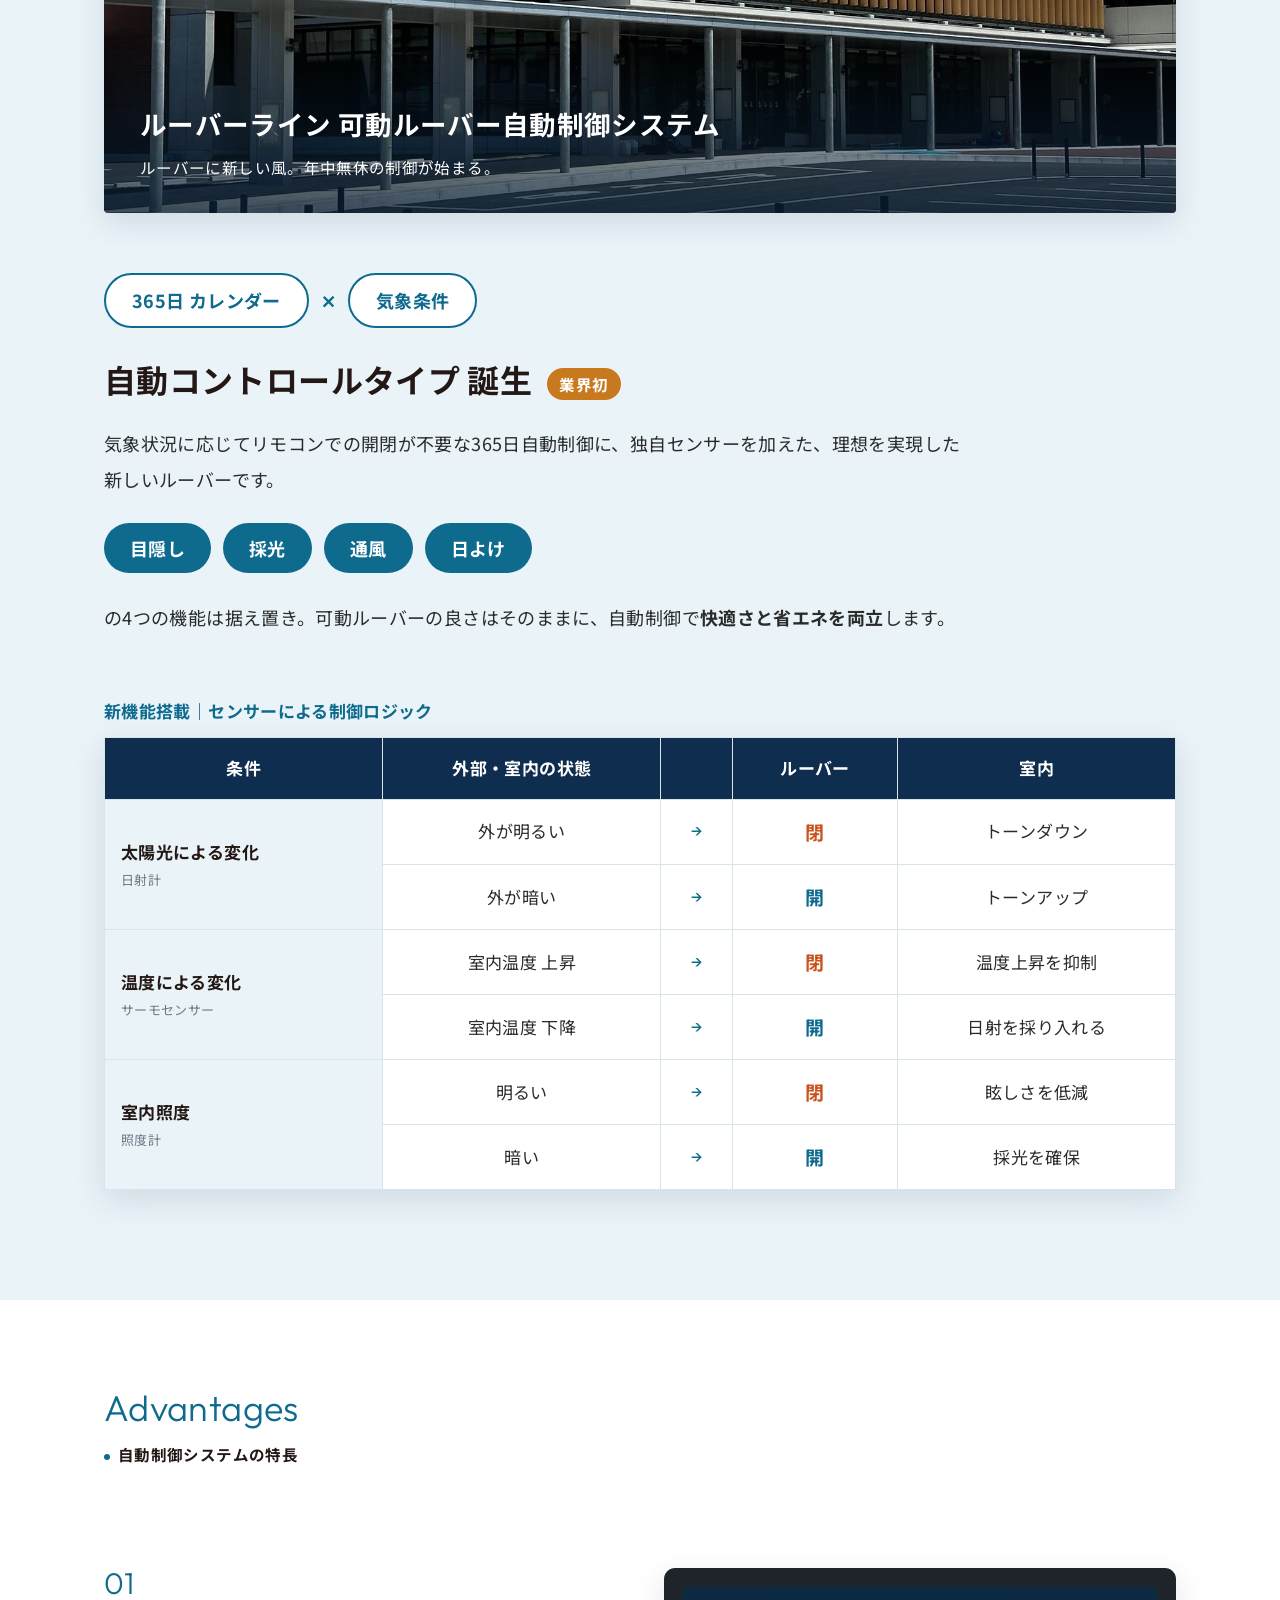
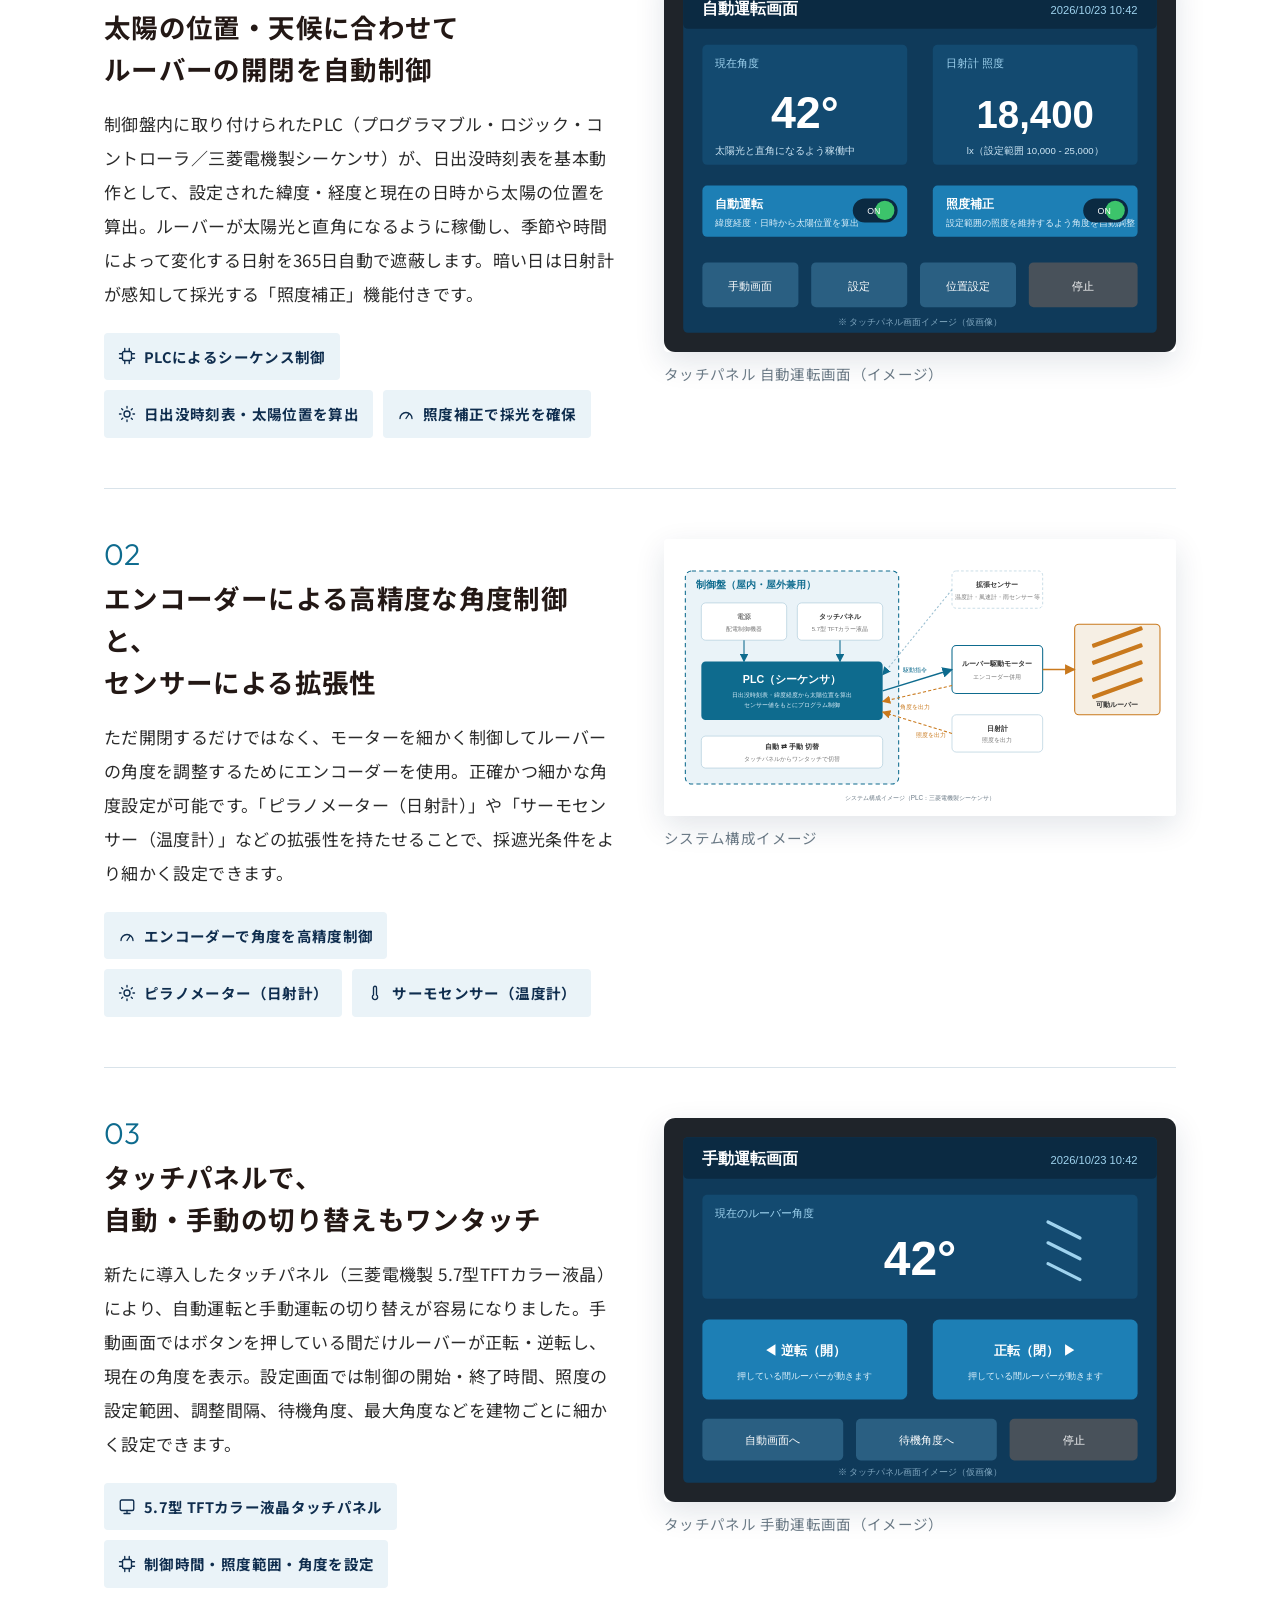
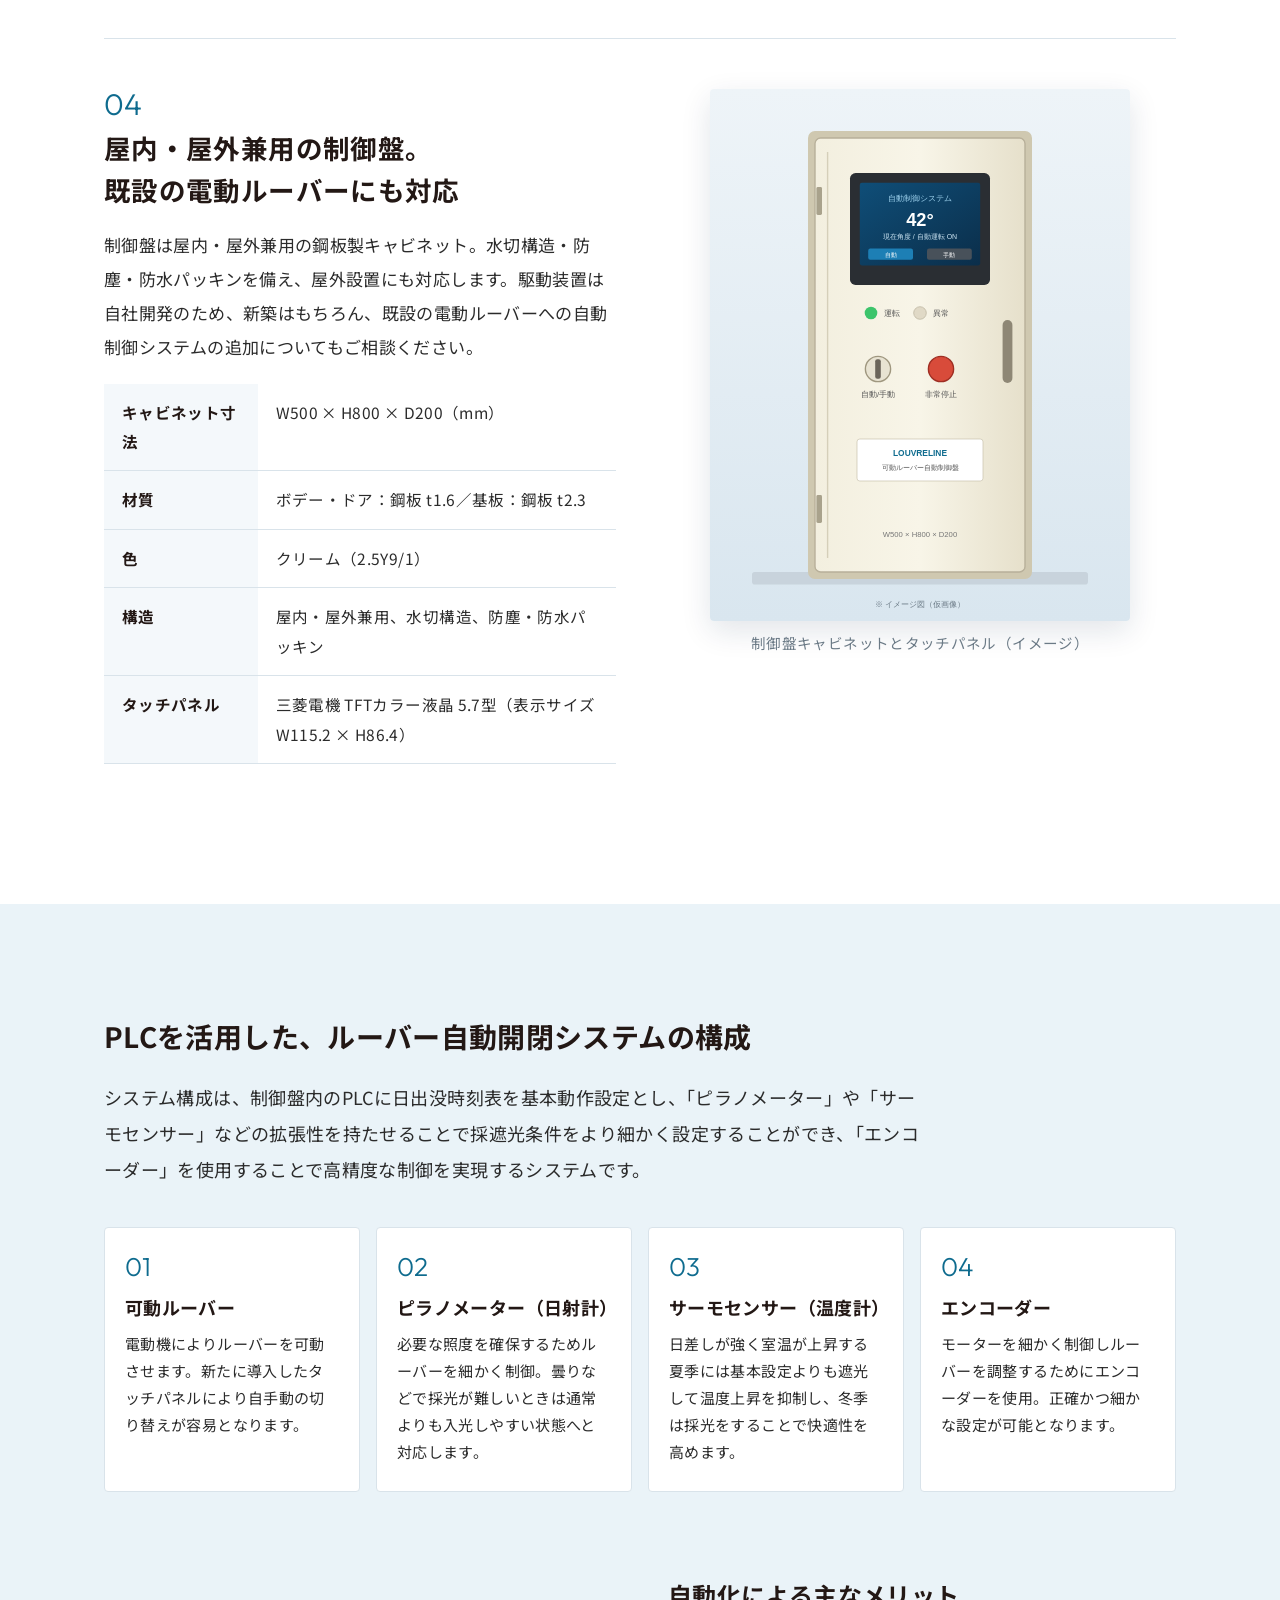
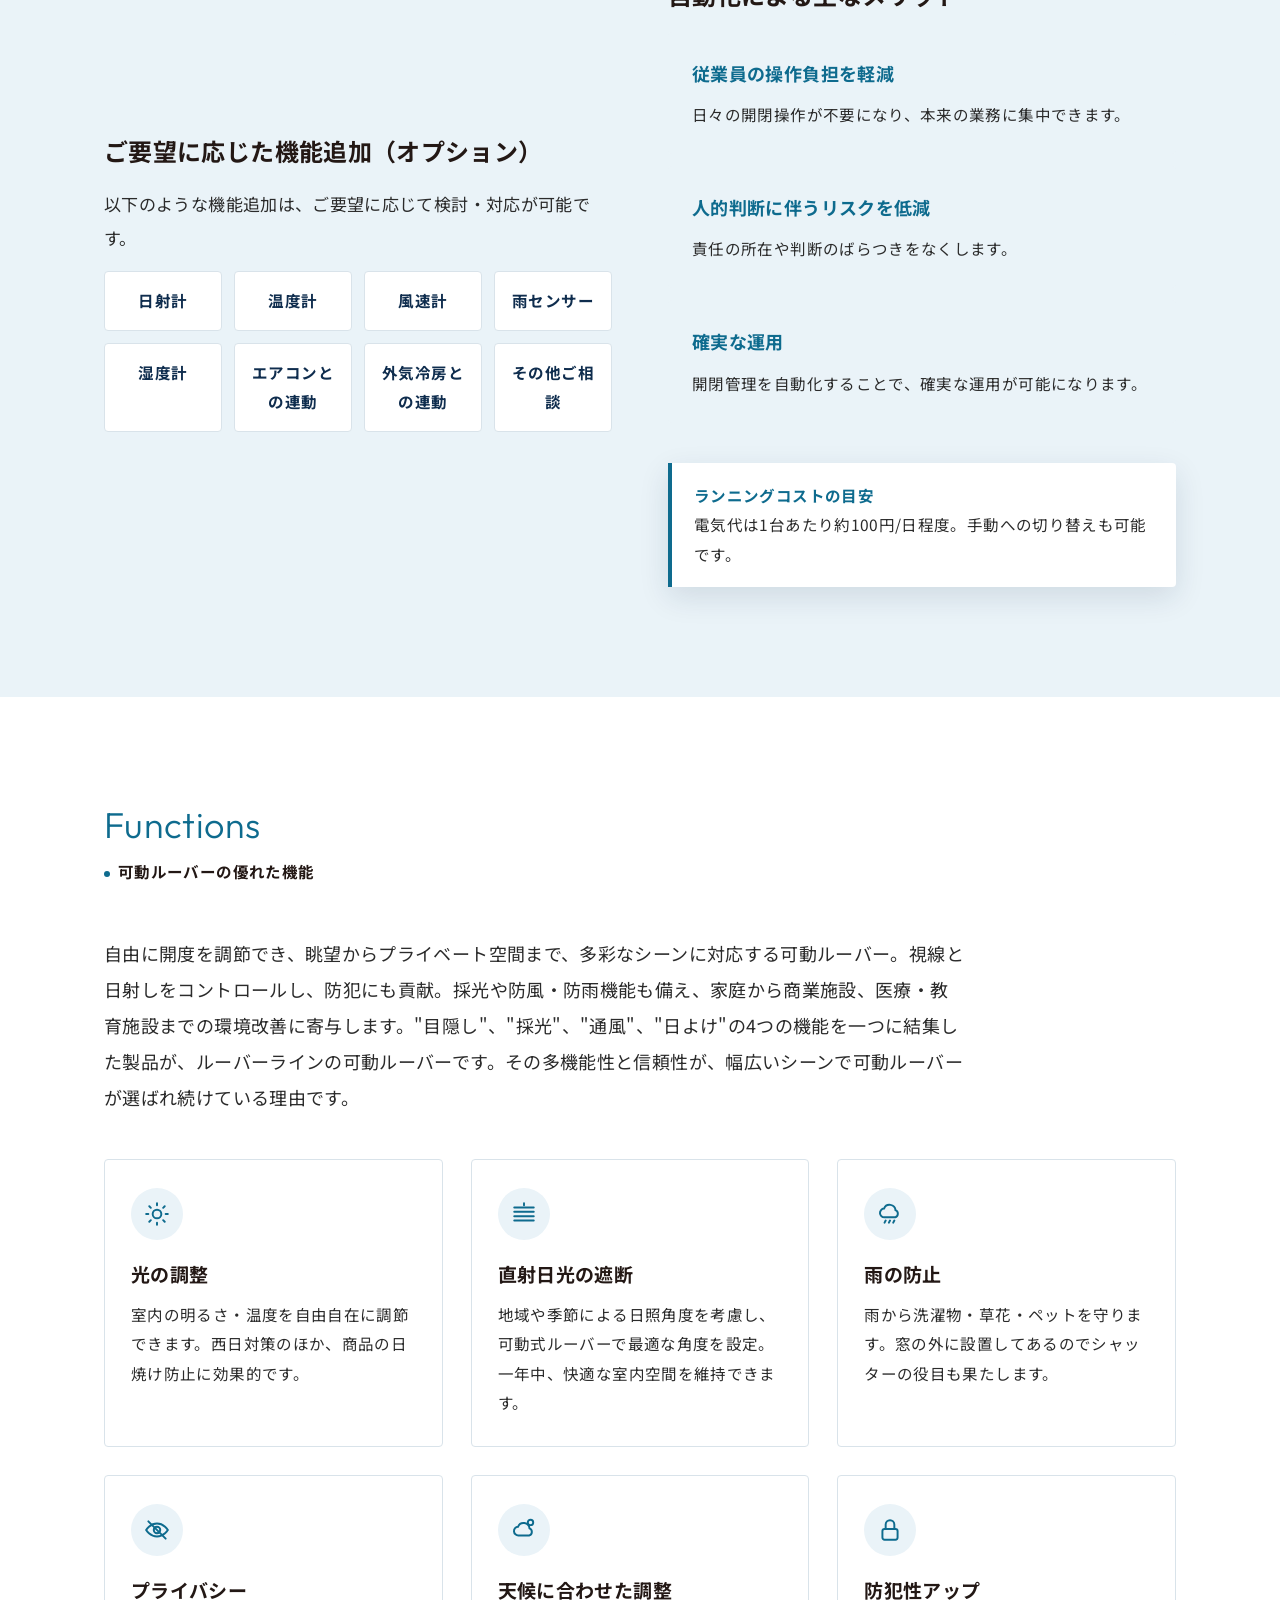
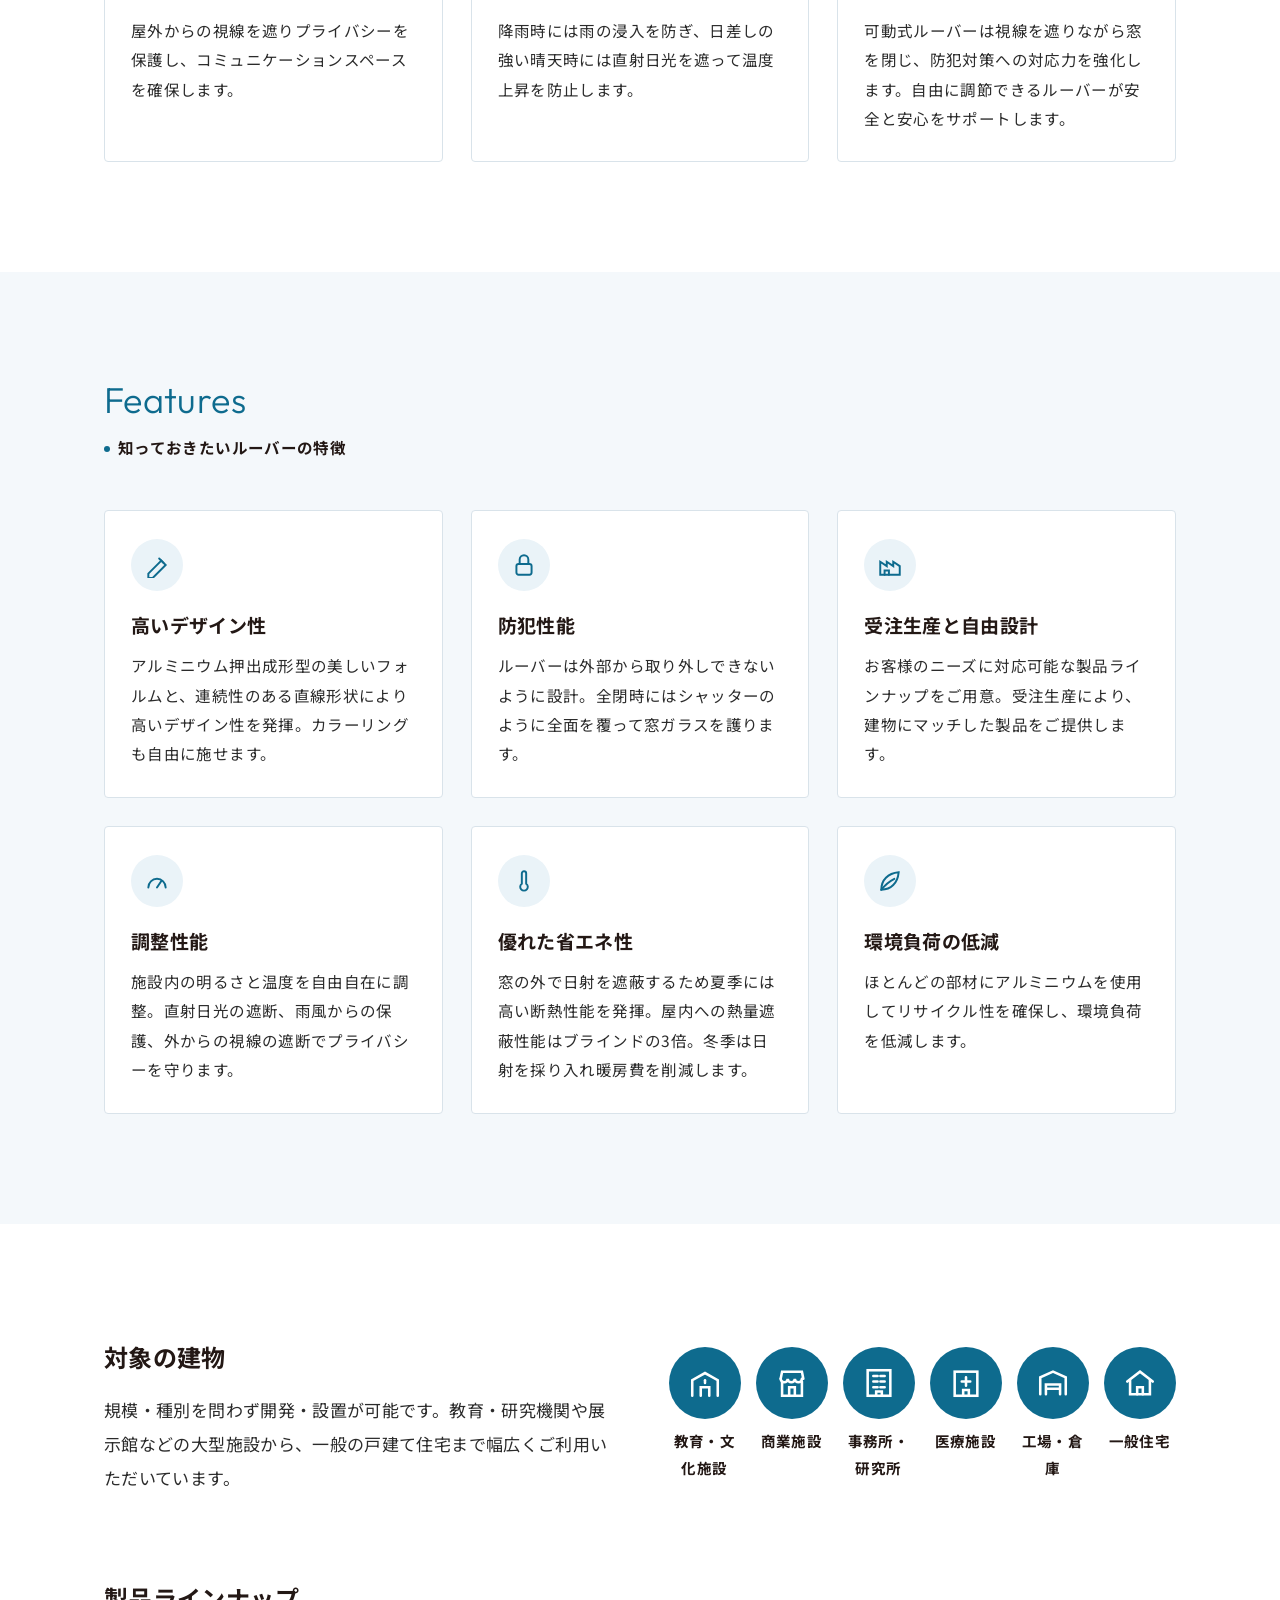
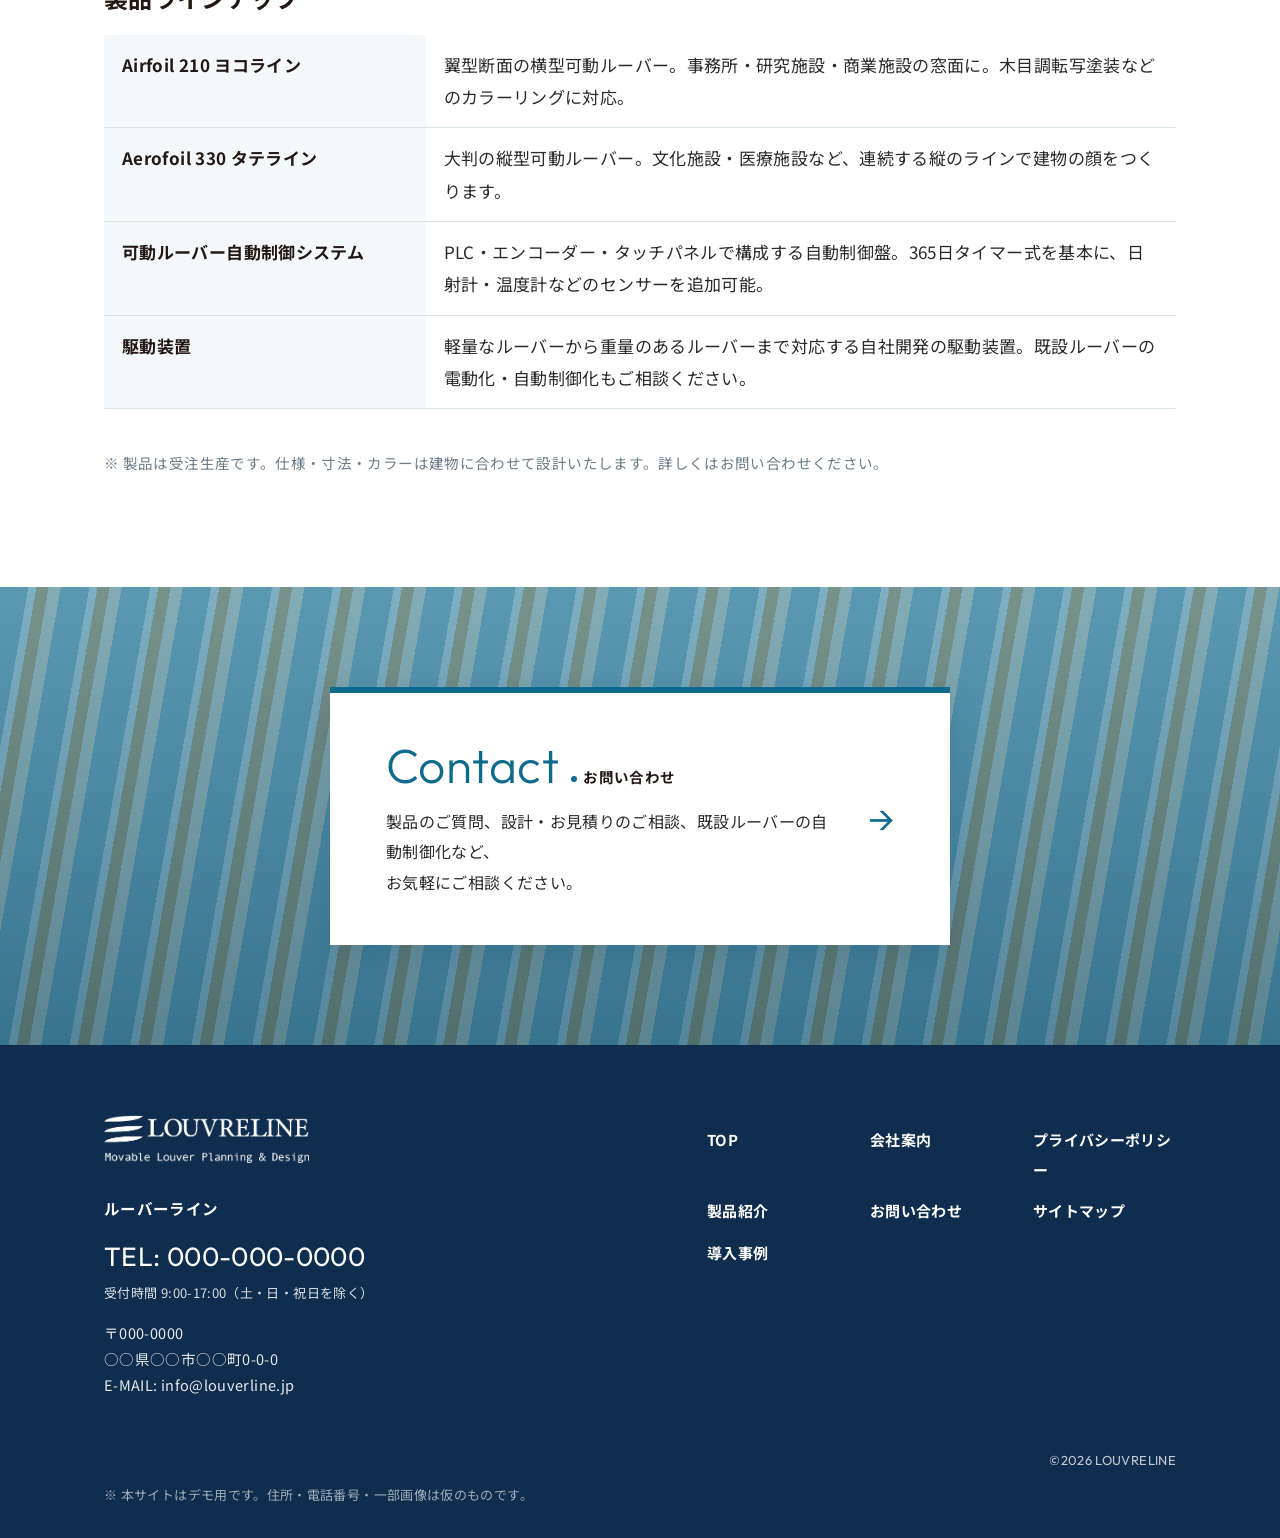
<file: products.html>
<!DOCTYPE html>
<html lang="ja">
<head>
<meta charset="UTF-8">
<meta name="viewport" content="width=device-width, initial-scale=1">
<title>製品紹介｜ルーバーライン｜可動ルーバー自動制御システム</title>
<meta name="description" content="可動ルーバーの開発・製造メーカー ルーバーライン。365日カレンダー×気象条件で可動ルーバーを自動制御する「可動ルーバー自動制御システム」のご紹介。">
<link rel="preconnect" href="https://fonts.googleapis.com">
<link rel="preconnect" href="https://fonts.gstatic.com" crossorigin>
<link href="https://fonts.googleapis.com/css2?family=Noto+Sans+JP:wght@400;500;700&family=Outfit:wght@300;400&display=swap" rel="stylesheet">
<link rel="stylesheet" href="assets/css/style.css?v=3">
<link rel="icon" href="assets/img/logo.png">
</head>
<body>
<header class="site-header">
  <div class="inner">
    <a class="brand" href="index.html"><img src="assets/img/logo.png" alt="LOUVRELINE ルーバーライン"></a>
    <button class="nav-toggle" aria-label="メニュー"><span></span><span></span><span></span></button>
    <nav class="gnav">
      <a href="index.html" data-page="index.html">TOP</a>
      <a href="products.html" data-page="products.html">製品紹介</a>
      <a href="cases.html" data-page="cases.html">導入事例</a>
      <a href="company.html" data-page="company.html">会社案内</a>
      <a href="contact.html" class="btn-contact">お問い合わせ</a>
    </nav>
  </div>
</header>
<main>

<section class="page-hero">
  <img src="assets/img/cases/karumai/06.jpg" alt="">
  <div class="inner"><span class="en">Products</span><span class="ja">製品紹介</span></div>
</section>
<div class="container breadcrumb"><a href="index.html">TOP</a><span>製品紹介</span></div>

<section class="sec" style="padding-top:70px">
  <div class="container">
    <div class="intro-block reveal">
      <span class="label-teal">ZEB化・カーボンニュートラルを検討されている建築関係の方へ</span>
      <h2>日本古来の伝統技術を継承した採光や通風を、<br>自動でコントロール。可動ルーバーは進化します。</h2>
      <p class="lead">可動ルーバーは、日本古来の伝統技術を活かして採光や通風をコントロールする建材です。ルーバーを開けて自然の光や風、景色をとり込み、ルーバーを閉じて紫外線や雨、風、視線を防ぎます。カーボンニュートラルの達成に向けて建物の省エネ化が求められる中、当社の製品は大型施設から一般的な戸建て住宅に至るまで幅広く採用されています。2020年には、3社の共同開発による製品がグッドデザイン賞を受賞しました。</p>
    </div>
  </div>
</section>

<section class="bg-light sec">
  <div class="container">
    <h2 class="ttl reveal">365日カレンダー × 気象条件で動く、新しい可動ルーバー。</h2>
    <div class="sec-head reveal"><span class="en">Latest product</span><span class="ja">最新製品</span></div>
    <div class="kv-product reveal">
      <img src="assets/img/hero.jpg" alt="可動ルーバー自動制御システム 設置例">
      <div class="ov"><strong>ルーバーライン 可動ルーバー自動制御システム</strong><span>ルーバーに新しい風。年中無休の制御が始まる。</span></div>
    </div>
    <div class="mt-60">
      <div class="reveal" style="max-width:860px">
        <div class="pill-row"><span class="pill outline">365日 カレンダー</span><span class="x-mark">×</span><span class="pill outline">気象条件</span></div>
        <h2 class="ttl" style="font-size:32px">自動コントロールタイプ 誕生 <span style="display:inline-block;background:var(--wood);color:#fff;font-size:15.5px;padding:4px 12px;border-radius:30px;vertical-align:middle;margin-left:8px">業界初</span></h2>
        <p class="lead">気象状況に応じてリモコンでの開閉が不要な365日自動制御に、独自センサーを加えた、理想を実現した新しいルーバーです。</p>
        <div class="pill-row"><span class="pill">目隠し</span><span class="pill">採光</span><span class="pill">通風</span><span class="pill">日よけ</span></div>
        <p class="lead">の4つの機能は据え置き。可動ルーバーの良さはそのままに、自動制御で<strong>快適さと省エネを両立</strong>します。</p>
      </div>
      <div class="reveal mt-60">
        <span class="label-teal">新機能搭載｜センサーによる制御ロジック</span>
        <table class="logic-table">
          <thead><tr><th>条件</th><th>外部・室内の状態</th><th></th><th>ルーバー</th><th>室内</th></tr></thead>
          <tbody>
            <tr><th rowspan="2">太陽光による変化<small>日射計</small></th><td>外が明るい</td><td class="arrow">→</td><td class="res close">閉</td><td>トーンダウン</td></tr>
            <tr><td>外が暗い</td><td class="arrow">→</td><td class="res">開</td><td>トーンアップ</td></tr>
            <tr><th rowspan="2">温度による変化<small>サーモセンサー</small></th><td>室内温度 上昇</td><td class="arrow">→</td><td class="res close">閉</td><td>温度上昇を抑制</td></tr>
            <tr><td>室内温度 下降</td><td class="arrow">→</td><td class="res">開</td><td>日射を採り入れる</td></tr>
            <tr><th rowspan="2">室内照度<small>照度計</small></th><td>明るい</td><td class="arrow">→</td><td class="res close">閉</td><td>眩しさを低減</td></tr>
            <tr><td>暗い</td><td class="arrow">→</td><td class="res">開</td><td>採光を確保</td></tr>
          </tbody>
        </table>
      </div>
    </div>
  </div>
</section>

<section class="adv">
  <div class="container">
    <div class="sec-head reveal"><span class="en" style="font-size:36px">Advantages</span><span class="ja">自動制御システムの特長</span></div>

    <div class="adv-item">
      <div class="reveal">
        <div class="num">01</div>
        <h3>太陽の位置・天候に合わせて<br>ルーバーの開閉を自動制御</h3>
        <p>制御盤内に取り付けられたPLC（プログラマブル・ロジック・コントローラ／三菱電機製シーケンサ）が、日出没時刻表を基本動作として、設定された緯度・経度と現在の日時から太陽の位置を算出。ルーバーが太陽光と直角になるように稼働し、季節や時間によって変化する日射を365日自動で遮蔽します。暗い日は日射計が感知して採光する「照度補正」機能付きです。</p>
        <ul class="icon-tags"><li><svg viewBox="0 0 24 24" fill="none" stroke="currentColor" stroke-width="1.8" stroke-linecap="round"><rect x="6" y="6" width="12" height="12" rx="2"/><path d="M9 2v4M15 2v4M9 18v4M15 18v4M2 9h4M2 15h4M18 9h4M18 15h4"/></svg>PLCによるシーケンス制御</li><li><svg viewBox="0 0 24 24" fill="none" stroke="currentColor" stroke-width="1.8" stroke-linecap="round"><circle cx="12" cy="12" r="4"/><path d="M12 2v2M12 20v2M4.9 4.9l1.4 1.4M17.7 17.7l1.4 1.4M2 12h2M20 12h2M4.9 19.1l1.4-1.4M17.7 6.3l1.4-1.4"/></svg>日出没時刻表・太陽位置を算出</li><li><svg viewBox="0 0 24 24" fill="none" stroke="currentColor" stroke-width="1.8" stroke-linecap="round"><path d="M4 18a8 8 0 1 1 16 0"/><path d="M12 18l4-6"/></svg>照度補正で採光を確保</li></ul>
      </div>
      <div class="reveal"><img src="assets/img/panel-auto.svg" alt="自動運転画面（イメージ）"><div class="cap">タッチパネル 自動運転画面（イメージ）</div></div>
    </div>

    <div class="adv-item">
      <div class="reveal">
        <div class="num">02</div>
        <h3>エンコーダーによる高精度な角度制御と、<br>センサーによる拡張性</h3>
        <p>ただ開閉するだけではなく、モーターを細かく制御してルーバーの角度を調整するためにエンコーダーを使用。正確かつ細かな角度設定が可能です。「ピラノメーター（日射計）」や「サーモセンサー（温度計）」などの拡張性を持たせることで、採遮光条件をより細かく設定できます。</p>
        <ul class="icon-tags"><li><svg viewBox="0 0 24 24" fill="none" stroke="currentColor" stroke-width="1.8" stroke-linecap="round"><path d="M4 18a8 8 0 1 1 16 0"/><path d="M12 18l4-6"/></svg>エンコーダーで角度を高精度制御</li><li><svg viewBox="0 0 24 24" fill="none" stroke="currentColor" stroke-width="1.8" stroke-linecap="round"><circle cx="12" cy="12" r="4"/><path d="M12 2v2M12 20v2M4.9 4.9l1.4 1.4M17.7 17.7l1.4 1.4M2 12h2M20 12h2M4.9 19.1l1.4-1.4M17.7 6.3l1.4-1.4"/></svg>ピラノメーター（日射計）</li><li><svg viewBox="0 0 24 24" fill="none" stroke="currentColor" stroke-width="1.8" stroke-linecap="round"><path d="M10 14.5V5a2 2 0 1 1 4 0v9.5a3.5 3.5 0 1 1-4 0z"/></svg>サーモセンサー（温度計）</li></ul>
      </div>
      <div class="reveal"><img src="assets/img/system-diagram.svg" alt="システム構成図"><div class="cap">システム構成イメージ</div></div>
    </div>

    <div class="adv-item">
      <div class="reveal">
        <div class="num">03</div>
        <h3>タッチパネルで、<br>自動・手動の切り替えもワンタッチ</h3>
        <p>新たに導入したタッチパネル（三菱電機製 5.7型TFTカラー液晶）により、自動運転と手動運転の切り替えが容易になりました。手動画面ではボタンを押している間だけルーバーが正転・逆転し、現在の角度を表示。設定画面では制御の開始・終了時間、照度の設定範囲、調整間隔、待機角度、最大角度などを建物ごとに細かく設定できます。</p>
        <ul class="icon-tags"><li><svg viewBox="0 0 24 24" fill="none" stroke="currentColor" stroke-width="1.8" stroke-linecap="round"><rect x="3" y="4" width="18" height="14" rx="2"/><path d="M8 22h8M12 18v4"/></svg>5.7型 TFTカラー液晶タッチパネル</li><li><svg viewBox="0 0 24 24" fill="none" stroke="currentColor" stroke-width="1.8" stroke-linecap="round"><rect x="6" y="6" width="12" height="12" rx="2"/><path d="M9 2v4M15 2v4M9 18v4M15 18v4M2 9h4M2 15h4M18 9h4M18 15h4"/></svg>制御時間・照度範囲・角度を設定</li></ul>
      </div>
      <div class="reveal"><img src="assets/img/panel-manual.svg" alt="手動運転画面（イメージ）"><div class="cap">タッチパネル 手動運転画面（イメージ）</div></div>
    </div>

    <div class="adv-item">
      <div class="reveal">
        <div class="num">04</div>
        <h3>屋内・屋外兼用の制御盤。<br>既設の電動ルーバーにも対応</h3>
        <p>制御盤は屋内・屋外兼用の鋼板製キャビネット。水切構造・防塵・防水パッキンを備え、屋外設置にも対応します。駆動装置は自社開発のため、新築はもちろん、既設の電動ルーバーへの自動制御システムの追加についてもご相談ください。</p>
        <table class="spec-table" style="margin-top:20px;font-size:15.5px">
          <tr><th>キャビネット寸法</th><td>W500 × H800 × D200（mm）</td></tr>
          <tr><th>材質</th><td>ボデー・ドア：鋼板 t1.6／基板：鋼板 t2.3</td></tr>
          <tr><th>色</th><td>クリーム（2.5Y9/1）</td></tr>
          <tr><th>構造</th><td>屋内・屋外兼用、水切構造、防塵・防水パッキン</td></tr>
          <tr><th>タッチパネル</th><td>三菱電機 TFTカラー液晶 5.7型（表示サイズ W115.2 × H86.4）</td></tr>
        </table>
      </div>
      <div class="reveal"><img src="assets/img/cabinet.svg" alt="制御盤（イメージ）" style="max-width:420px;margin:0 auto"><div class="cap center">制御盤キャビネットとタッチパネル（イメージ）</div></div>
    </div>
  </div>
</section>

<section class="bg-light sec">
  <div class="container">
    <h2 class="ttl reveal">PLCを活用した、ルーバー自動開閉システムの構成</h2>
    <p class="lead reveal" style="max-width:820px;margin-bottom:40px">システム構成は、制御盤内のPLCに日出没時刻表を基本動作設定とし、「ピラノメーター」や「サーモセンサー」などの拡張性を持たせることで採遮光条件をより細かく設定することができ、「エンコーダー」を使用することで高精度な制御を実現するシステムです。</p>
    <div class="step-flow reveal">
      <div class="step"><h4>可動ルーバー</h4><p>電動機によりルーバーを可動させます。新たに導入したタッチパネルにより自手動の切り替えが容易となります。</p></div>
      <div class="step"><h4>ピラノメーター（日射計）</h4><p>必要な照度を確保するためルーバーを細かく制御。曇りなどで採光が難しいときは通常よりも入光しやすい状態へと対応します。</p></div>
      <div class="step"><h4>サーモセンサー（温度計）</h4><p>日差しが強く室温が上昇する夏季には基本設定よりも遮光して温度上昇を抑制し、冬季は採光をすることで快適性を高めます。</p></div>
      <div class="step"><h4>エンコーダー</h4><p>モーターを細かく制御しルーバーを調整するためにエンコーダーを使用。正確かつ細かな設定が可能となります。</p></div>
    </div>

    <div class="two-col mt-80">
      <div class="reveal">
        <h3 class="sub">ご要望に応じた機能追加（オプション）</h3>
        <p class="lead" style="font-size:17px;margin-bottom:16px">以下のような機能追加は、ご要望に応じて検討・対応が可能です。</p>
        <ul class="option-list"><li>日射計</li><li>温度計</li><li>風速計</li><li>雨センサー</li><li>湿度計</li><li>エアコンとの連動</li><li>外気冷房との連動</li><li>その他ご相談</li></ul>
      </div>
      <div class="reveal">
        <h3 class="sub">自動化による主なメリット</h3>
        <ul class="merit" style="grid-template-columns:1fr;gap:12px">
          <li><strong>従業員の操作負担を軽減</strong><span>日々の開閉操作が不要になり、本来の業務に集中できます。</span></li>
          <li><strong>人的判断に伴うリスクを低減</strong><span>責任の所在や判断のばらつきをなくします。</span></li>
          <li><strong>確実な運用</strong><span>開閉管理を自動化することで、確実な運用が可能になります。</span></li>
        </ul>
        <div class="callout mt-40"><strong>ランニングコストの目安</strong><br>電気代は1台あたり約100円/日程度。手動への切り替えも可能です。</div>
      </div>
    </div>
  </div>
</section>

<section class="sec">
  <div class="container">
    <div class="sec-head reveal"><span class="en" style="font-size:36px">Functions</span><span class="ja">可動ルーバーの優れた機能</span></div>
    <p class="lead reveal" style="max-width:860px;margin-bottom:44px">自由に開度を調節でき、眺望からプライベート空間まで、多彩なシーンに対応する可動ルーバー。視線と日射しをコントロールし、防犯にも貢献。採光や防風・防雨機能も備え、家庭から商業施設、医療・教育施設までの環境改善に寄与します。"目隠し"、"採光"、"通風"、"日よけ"の4つの機能を一つに結集した製品が、ルーバーラインの可動ルーバーです。その多機能性と信頼性が、幅広いシーンで可動ルーバーが選ばれ続けている理由です。</p>
    <div class="fn-grid"><div class="fn reveal"><div class="ic"><svg viewBox="0 0 24 24" fill="none" stroke="currentColor" stroke-width="1.8" stroke-linecap="round"><circle cx="12" cy="12" r="4"/><path d="M12 2v2M12 20v2M4.9 4.9l1.4 1.4M17.7 17.7l1.4 1.4M2 12h2M20 12h2M4.9 19.1l1.4-1.4M17.7 6.3l1.4-1.4"/></svg></div><h4>光の調整</h4><p>室内の明るさ・温度を自由自在に調節できます。西日対策のほか、商品の日焼け防止に効果的です。</p></div><div class="fn reveal"><div class="ic"><svg viewBox="0 0 24 24" fill="none" stroke="currentColor" stroke-width="1.8" stroke-linecap="round"><path d="M3 6h18M3 10h18M3 14h18M3 18h18"/><path d="M12 2v2"/></svg></div><h4>直射日光の遮断</h4><p>地域や季節による日照角度を考慮し、可動式ルーバーで最適な角度を設定。一年中、快適な室内空間を維持できます。</p></div><div class="fn reveal"><div class="ic"><svg viewBox="0 0 24 24" fill="none" stroke="currentColor" stroke-width="1.8" stroke-linecap="round"><path d="M7 15a4 4 0 0 1-.5-8 5.5 5.5 0 0 1 10.6 1.5A3.5 3.5 0 0 1 17 15H7z"/><path d="M8 18l-1 2M12 18l-1 2M16 18l-1 2"/></svg></div><h4>雨の防止</h4><p>雨から洗濯物・草花・ペットを守ります。窓の外に設置してあるのでシャッターの役目も果たします。</p></div><div class="fn reveal"><div class="ic"><svg viewBox="0 0 24 24" fill="none" stroke="currentColor" stroke-width="1.8" stroke-linecap="round"><path d="M2 12s3.5-6 10-6 10 6 10 6-3.5 6-10 6S2 12 2 12z"/><circle cx="12" cy="12" r="3"/><path d="M4 4l16 16"/></svg></div><h4>プライバシー</h4><p>屋外からの視線を遮りプライバシーを保護し、コミュニケーションスペースを確保します。</p></div><div class="fn reveal"><div class="ic"><svg viewBox="0 0 24 24" fill="none" stroke="currentColor" stroke-width="1.8" stroke-linecap="round"><path d="M7 17a4 4 0 0 1-.5-8 5.5 5.5 0 0 1 10.6 1.5A3.5 3.5 0 0 1 17 17H7z"/><circle cx="18" cy="5" r="2.5"/></svg></div><h4>天候に合わせた調整</h4><p>降雨時には雨の浸入を防ぎ、日差しの強い晴天時には直射日光を遮って温度上昇を防止します。</p></div><div class="fn reveal"><div class="ic"><svg viewBox="0 0 24 24" fill="none" stroke="currentColor" stroke-width="1.8" stroke-linecap="round"><rect x="5" y="11" width="14" height="10" rx="2"/><path d="M8 11V7a4 4 0 0 1 8 0v4"/></svg></div><h4>防犯性アップ</h4><p>可動式ルーバーは視線を遮りながら窓を閉じ、防犯対策への対応力を強化します。自由に調節できるルーバーが安全と安心をサポートします。</p></div></div>
  </div>
</section>

<section class="bg-light2 sec">
  <div class="container">
    <div class="sec-head reveal"><span class="en" style="font-size:36px">Features</span><span class="ja">知っておきたいルーバーの特徴</span></div>
    <div class="fn-grid"><div class="fn reveal"><div class="ic"><svg viewBox="0 0 24 24" fill="none" stroke="currentColor" stroke-width="1.8" stroke-linecap="round"><path d="M4 20l12-12 4 4L8 24H4v-4z"/><path d="M14 6l4 4"/></svg></div><h4>高いデザイン性</h4><p>アルミニウム押出成形型の美しいフォルムと、連続性のある直線形状により高いデザイン性を発揮。カラーリングも自由に施せます。</p></div><div class="fn reveal"><div class="ic"><svg viewBox="0 0 24 24" fill="none" stroke="currentColor" stroke-width="1.8" stroke-linecap="round"><rect x="5" y="11" width="14" height="10" rx="2"/><path d="M8 11V7a4 4 0 0 1 8 0v4"/></svg></div><h4>防犯性能</h4><p>ルーバーは外部から取り外しできないように設計。全閉時にはシャッターのように全面を覆って窓ガラスを護ります。</p></div><div class="fn reveal"><div class="ic"><svg viewBox="0 0 24 24" fill="none" stroke="currentColor" stroke-width="1.8" stroke-linecap="round"><path d="M3 21V9l6 4V9l6 4V9l6 4v8H3z"/><path d="M7 21v-4h4v4"/></svg></div><h4>受注生産と自由設計</h4><p>お客様のニーズに対応可能な製品ラインナップをご用意。受注生産により、建物にマッチした製品をご提供します。</p></div><div class="fn reveal"><div class="ic"><svg viewBox="0 0 24 24" fill="none" stroke="currentColor" stroke-width="1.8" stroke-linecap="round"><path d="M4 18a8 8 0 1 1 16 0"/><path d="M12 18l4-6"/></svg></div><h4>調整性能</h4><p>施設内の明るさと温度を自由自在に調整。直射日光の遮断、雨風からの保護、外からの視線の遮断でプライバシーを守ります。</p></div><div class="fn reveal"><div class="ic"><svg viewBox="0 0 24 24" fill="none" stroke="currentColor" stroke-width="1.8" stroke-linecap="round"><path d="M10 14.5V5a2 2 0 1 1 4 0v9.5a3.5 3.5 0 1 1-4 0z"/></svg></div><h4>優れた省エネ性</h4><p>窓の外で日射を遮蔽するため夏季には高い断熱性能を発揮。屋内への熱量遮蔽性能はブラインドの3倍。冬季は日射を採り入れ暖房費を削減します。</p></div><div class="fn reveal"><div class="ic"><svg viewBox="0 0 24 24" fill="none" stroke="currentColor" stroke-width="1.8" stroke-linecap="round"><path d="M4 20c0-9 6-15 16-16-1 10-7 16-16 16z"/><path d="M4 20c4-5 8-8 12-10"/></svg></div><h4>環境負荷の低減</h4><p>ほとんどの部材にアルミニウムを使用してリサイクル性を確保し、環境負荷を低減します。</p></div></div>
  </div>
</section>

<section class="sec">
  <div class="container">
    <div class="two-col">
      <div class="reveal">
        <h3 class="sub">対象の建物</h3>
        <p class="lead" style="font-size:17px">規模・種別を問わず開発・設置が可能です。教育・研究機関や展示館などの大型施設から、一般の戸建て住宅まで幅広くご利用いただいています。</p>
      </div>
      <div class="target-grid reveal">
        <div class="target"><div class="ic"><svg viewBox="0 0 24 24" fill="none" stroke="currentColor" stroke-width="1.8" stroke-linecap="round"><path d="M3 21V10l9-5 9 5v11"/><path d="M9 21v-6h6v6"/><path d="M12 10v2"/></svg></div>教育・文化施設</div>
        <div class="target"><div class="ic"><svg viewBox="0 0 24 24" fill="none" stroke="currentColor" stroke-width="1.8" stroke-linecap="round"><path d="M4 9l1-5h14l1 5"/><path d="M4 9a2.5 2.5 0 0 0 5 0 2.5 2.5 0 0 0 5 0 2.5 2.5 0 0 0 5 0"/><path d="M5 11v10h14V11"/><path d="M10 21v-6h4v6"/></svg></div>商業施設</div>
        <div class="target"><div class="ic"><svg viewBox="0 0 24 24" fill="none" stroke="currentColor" stroke-width="1.8" stroke-linecap="round"><rect x="4" y="3" width="16" height="18"/><path d="M8 7h3M13 7h3M8 11h3M13 11h3M8 15h3M13 15h3M10 21v-3h4v3"/></svg></div>事務所・研究所</div>
        <div class="target"><div class="ic"><svg viewBox="0 0 24 24" fill="none" stroke="currentColor" stroke-width="1.8" stroke-linecap="round"><rect x="4" y="4" width="16" height="17"/><path d="M12 8v6M9 11h6M10 21v-4h4v4"/></svg></div>医療施設</div>
        <div class="target"><div class="ic"><svg viewBox="0 0 24 24" fill="none" stroke="currentColor" stroke-width="1.8" stroke-linecap="round"><path d="M3 20V8l9-4 9 4v12"/><path d="M7 20v-7h10v7M7 16h10"/></svg></div>工場・倉庫</div>
        <div class="target"><div class="ic"><svg viewBox="0 0 24 24" fill="none" stroke="currentColor" stroke-width="1.8" stroke-linecap="round"><path d="M3 11l9-7 9 7"/><path d="M5 10v10h14V10"/><path d="M10 20v-5h4v5"/></svg></div>一般住宅</div>
      </div>
    </div>

    <div class="mt-80 reveal">
      <h3 class="sub">製品ラインナップ</h3>
      <table class="spec-table">
        <tr><th>Airfoil 210 ヨコライン</th><td>翼型断面の横型可動ルーバー。事務所・研究施設・商業施設の窓面に。木目調転写塗装などのカラーリングに対応。</td></tr>
        <tr><th>Aerofoil 330 タテライン</th><td>大判の縦型可動ルーバー。文化施設・医療施設など、連続する縦のラインで建物の顔をつくります。</td></tr>
        <tr><th>可動ルーバー自動制御システム</th><td>PLC・エンコーダー・タッチパネルで構成する自動制御盤。365日タイマー式を基本に、日射計・温度計などのセンサーを追加可能。</td></tr>
        <tr><th>駆動装置</th><td>軽量なルーバーから重量のあるルーバーまで対応する自社開発の駆動装置。既設ルーバーの電動化・自動制御化もご相談ください。</td></tr>
      </table>
      <p class="note mt-40">※ 製品は受注生産です。仕様・寸法・カラーは建物に合わせて設計いたします。詳しくはお問い合わせください。</p>
    </div>
  </div>
</section>

<section class="cta">
  <div class="container">
    <a class="card" href="contact.html">
      <div>
        <span class="en">Contact</span><span class="ja">お問い合わせ</span>
        <p>製品のご質問、設計・お見積りのご相談、既設ルーバーの自動制御化など、<br>お気軽にご相談ください。</p>
      </div>
      <span class="arrow">→</span>
    </a>
  </div>
</section>

</main>
<footer class="site-footer">
  <div class="container">
    <div class="grid">
      <div>
        <a class="logo" href="index.html"><img src="assets/img/logo-white.png" alt="LOUVRELINE"></a>
        <div class="corp">ルーバーライン</div>
        <div class="tel">TEL: 000-000-0000</div>
        <div class="hours">受付時間 9:00-17:00（土・日・祝日を除く）</div>
        <address>〒000-0000<br>○○県○○市○○町0-0-0<br>E-MAIL: info@louverline.jp</address>
      </div>
      <ul class="links">
        <li><a href="index.html">TOP</a></li>
        <li><a href="company.html">会社案内</a></li>
        <li><a href="#">プライバシーポリシー</a></li>
        <li><a href="products.html">製品紹介</a></li>
        <li><a href="contact.html">お問い合わせ</a></li>
        <li><a href="#">サイトマップ</a></li>
        <li><a href="cases.html">導入事例</a></li>
      </ul>
    </div>
    <div class="copy">©2026 LOUVRELINE</div>
    <div class="demo-note">※ 本サイトはデモ用です。住所・電話番号・一部画像は仮のものです。</div>
  </div>
</footer>
<script src="assets/js/main.js?v=3"></script>
</body>
</html>
</file>
<file: assets/css/style.css>
/* ==========================================================
   LOUVRELINE demo site  -  common stylesheet
   ========================================================== */
:root{
  --teal:#0e6b8e;
  --teal-dark:#0a4f6b;
  --teal-light:#1d8bb5;
  --navy:#0f2d4e;
  --ink:#231815;
  --text:#2b2b2b;
  --muted:#6b7a86;
  --line:#d9e3ea;
  --light:#eaf3f8;
  --light2:#f4f8fb;
  --wood:#c9791d;
  --white:#fff;
  --font-jp:"Noto Sans JP","Hiragino Kaku Gothic ProN","Hiragino Sans","Yu Gothic",Meiryo,sans-serif;
  --font-en:"Outfit","Noto Sans JP",sans-serif;
  --container:1120px;
  --radius:4px;
  --shadow:0 10px 30px rgba(15,45,78,.12);
}
*{box-sizing:border-box;margin:0;padding:0}
html{scroll-behavior:smooth;-webkit-text-size-adjust:100%}
body{font-family:var(--font-jp);color:var(--text);background:#fff;line-height:1.9;font-size:18px;letter-spacing:.02em}
img{max-width:100%;height:auto;display:block}
a{color:inherit;text-decoration:none}
ul{list-style:none}
.container{max-width:var(--container);margin:0 auto;padding:0 24px}
.en{font-family:var(--font-en);font-weight:300;letter-spacing:.01em}

/* ---------- header ---------- */
.site-header{position:sticky;top:0;z-index:100;background:rgba(255,255,255,.96);backdrop-filter:blur(8px);border-bottom:1px solid rgba(0,0,0,.04)}
.site-header .inner{display:flex;align-items:center;justify-content:space-between;height:88px;max-width:1280px;margin:0 auto;padding:0 24px}
.brand img{height:51px;width:auto}
.gnav{display:flex;align-items:center;gap:30px}
.gnav a{font-size:16px;font-weight:700;color:var(--ink);position:relative;padding:6px 0}
.gnav a::after{content:"";position:absolute;left:0;bottom:0;width:0;height:2px;background:var(--teal);transition:width .25s}
.gnav a:hover::after,.gnav a.is-active::after{width:100%}
.gnav .btn-contact{background:var(--teal);color:#fff;padding:10px 22px;border-radius:var(--radius);font-weight:700}
.gnav .btn-contact::after{display:none}
.gnav .btn-contact:hover{background:var(--teal-dark)}
.nav-toggle{display:none;width:44px;height:44px;border:0;background:none;cursor:pointer;position:relative}
.nav-toggle span{position:absolute;left:10px;width:24px;height:2px;background:var(--ink);transition:.3s}
.nav-toggle span:nth-child(1){top:14px}.nav-toggle span:nth-child(2){top:21px}.nav-toggle span:nth-child(3){top:28px}
body.nav-open .nav-toggle span:nth-child(1){transform:translateY(7px) rotate(45deg)}
body.nav-open .nav-toggle span:nth-child(2){opacity:0}
body.nav-open .nav-toggle span:nth-child(3){transform:translateY(-7px) rotate(-45deg)}

/* ---------- buttons ---------- */
.btn{display:inline-flex;align-items:center;justify-content:space-between;gap:28px;min-width:200px;padding:13px 20px;background:var(--navy);color:#fff;font-size:15.5px;font-weight:700;border-radius:var(--radius);transition:.25s;border:0;cursor:pointer}
.btn::after{content:"→";font-family:var(--font-en);font-weight:400;font-size:19px}
.btn:hover{background:var(--teal);transform:translateX(2px)}
.btn.btn-white{background:#fff;color:var(--navy)}
.btn.btn-white:hover{background:var(--light)}
.btn.btn-teal{background:var(--teal)}
.btn.btn-teal:hover{background:var(--teal-dark)}

/* ---------- section headings ---------- */
.sec{padding:110px 0}
.sec-head{margin-bottom:48px}
.sec-head .en{font-size:56px;line-height:1;color:var(--teal);font-weight:300}
.sec-head .ja{display:block;font-size:15.5px;font-weight:700;color:var(--ink);margin-top:10px}
.sec-head .ja::before{content:"";display:inline-block;width:6px;height:6px;border-radius:50%;background:var(--teal);margin-right:8px;vertical-align:middle}
.sec-head.on-dark .en,.sec-head.on-dark .ja{color:#fff}
.sec-head.on-dark .ja::before{background:#fff}
.sec-head.inline{display:flex;align-items:flex-end;gap:36px;flex-wrap:wrap}
.sec-head.inline .lead{max-width:560px;font-size:17px}
.sec-head .row{display:flex;justify-content:space-between;align-items:flex-end;flex-wrap:wrap;gap:20px}
h2.ttl{font-size:28px;line-height:1.6;font-weight:700;color:var(--ink);margin-bottom:20px}
h3.sub{font-size:24px;font-weight:700;color:var(--ink);margin-bottom:14px}
.lead{font-size:18px;line-height:2}
.label-teal{color:var(--teal);font-weight:700;font-size:17px;margin-bottom:10px;display:block}
.note{font-size:14.5px;color:var(--muted)}

/* ---------- hero ---------- */
.hero{position:relative;height:min(78vh,720px);min-height:520px;overflow:hidden;color:#fff;display:flex;align-items:center}
.hero img.bg{position:absolute;inset:0;width:100%;height:100%;object-fit:cover;object-position:center 40%}
.hero::before{content:"";position:absolute;inset:0;background:linear-gradient(90deg,rgba(10,30,50,.72) 0%,rgba(10,30,50,.42) 55%,rgba(10,30,50,.15) 100%)}
.hero .inner{position:relative;max-width:1280px;margin:0 auto;padding:0 24px;width:100%}
.hero .tag{color:#9fd3ef;font-family:var(--font-en);font-weight:400;font-size:20.5px;margin-bottom:18px;letter-spacing:.04em}
.hero h1{font-size:40px;line-height:1.5;font-weight:700;text-shadow:0 2px 16px rgba(0,0,0,.35);margin-bottom:26px}
.hero p{font-size:17.5px;line-height:2;font-weight:500;text-shadow:0 1px 8px rgba(0,0,0,.4);max-width:560px}
.hero p+p{margin-top:12px}
.hero .badges{display:flex;gap:10px;margin-top:28px;flex-wrap:wrap}
.hero .badges span{background:rgba(255,255,255,.14);border:1px solid rgba(255,255,255,.5);padding:6px 16px;border-radius:30px;font-size:15.5px;font-weight:700;backdrop-filter:blur(4px)}
.hero .scroll{position:absolute;right:32px;bottom:24px;font-family:var(--font-en);font-size:13px;letter-spacing:.2em;writing-mode:vertical-rl;color:#fff;opacity:.8}
.hero .scroll::after{content:"";display:block;width:1px;height:48px;background:#fff;margin:10px auto 0;animation:scrollLine 1.8s infinite}
@keyframes scrollLine{0%{transform:scaleY(0);transform-origin:top}50%{transform:scaleY(1);transform-origin:top}51%{transform-origin:bottom}100%{transform:scaleY(0);transform-origin:bottom}}

/* page hero (sub pages) */
.page-hero{position:relative;height:300px;display:flex;align-items:center;overflow:hidden;color:#fff;background:var(--navy)}
.page-hero img{position:absolute;inset:0;width:100%;height:100%;object-fit:cover;opacity:.55}
.page-hero::before{content:"";position:absolute;inset:0;background:linear-gradient(90deg,rgba(10,30,50,.6),rgba(10,30,50,.1))}
.page-hero .inner{position:relative;max-width:1280px;margin:0 auto;padding:0 24px;width:100%}
.page-hero .en{font-size:60px;line-height:1}
.page-hero .ja{display:block;font-size:15.5px;font-weight:700;margin-top:8px}
.page-hero .ja::before{content:"";display:inline-block;width:6px;height:6px;border-radius:50%;background:#fff;margin-right:8px;vertical-align:middle}
.page-hero.plain{height:auto;padding:70px 0 40px;background:#fff;color:var(--teal)}
.page-hero.plain::before{display:none}
.page-hero.plain .ja{color:var(--ink)}
.page-hero.plain .ja::before{background:var(--teal)}
.breadcrumb{font-size:13px;color:var(--muted);text-align:right;padding:14px 0}
.breadcrumb a{text-decoration:underline}
.breadcrumb span::before{content:"›";margin:0 8px}

/* ---------- top: intro / concept ---------- */
.concept{padding:100px 0 90px}
.concept .grid{display:grid;grid-template-columns:1fr 1fr;gap:60px;align-items:center}
.concept .stats{display:grid;grid-template-columns:repeat(4,1fr);gap:16px;margin-top:60px}
.stat{background:var(--light);padding:26px 16px;text-align:center;border-radius:var(--radius)}
.stat .num{font-family:var(--font-en);font-size:40px;font-weight:400;color:var(--teal);line-height:1.1}
.stat .num small{font-size:19px;margin-left:4px;font-family:var(--font-jp);font-weight:700}
.stat .lbl{font-size:14.5px;font-weight:700;color:var(--ink);margin-top:6px}

/* ---------- top: products band ---------- */
.band-teal{background:var(--teal);color:#fff;padding:110px 0}
.band-teal .grid{display:grid;grid-template-columns:1fr 1.25fr;gap:60px;align-items:center}
.band-teal h3{font-size:26px;line-height:1.5;margin:18px 0 20px;font-weight:700}
.band-teal p{font-size:17px;line-height:2;max-width:420px}
.band-teal p+p{margin-top:12px}
.band-teal .btn{margin-top:28px}
.band-teal .visual{position:relative}
.band-teal .visual img{width:100%;aspect-ratio:4/3;object-fit:cover;box-shadow:var(--shadow)}
.band-teal .visual .cap{position:absolute;left:0;bottom:0;background:rgba(15,45,78,.85);font-size:14.5px;padding:6px 14px}
.feature-list{display:grid;grid-template-columns:repeat(4,1fr);gap:10px;margin-top:30px}
.feature-list li{background:rgba(255,255,255,.12);border:1px solid rgba(255,255,255,.3);padding:12px 8px;text-align:center;font-size:15px;font-weight:700;border-radius:var(--radius)}

/* ---------- cards: cases ---------- */
.case-grid{display:grid;grid-template-columns:repeat(3,1fr);gap:32px}
.case-grid.two{grid-template-columns:repeat(2,1fr);gap:40px}
.case-card{display:block}
.case-card .thumb{overflow:hidden;aspect-ratio:4/3;background:#dfe7ec}
.case-card .thumb img{width:100%;height:100%;object-fit:cover;transition:transform .6s}
.case-card:hover .thumb img{transform:scale(1.05)}
.case-card .meta{display:flex;align-items:center;gap:8px;margin-top:14px;font-size:14.5px;color:var(--teal);font-weight:700}
.case-card .meta .cat{background:var(--teal);color:#fff;font-size:12px;padding:2px 8px;border-radius:2px}
.case-card .name{font-size:17px;font-weight:700;color:var(--ink);margin-top:6px;line-height:1.6}
.case-card .spec{font-size:14.5px;color:var(--muted);margin-top:2px}

/* ---------- strip image ---------- */
.strip{height:360px;overflow:hidden}
.strip img{width:100%;height:100%;object-fit:cover}

/* ---------- top: company ---------- */
.band-light{background:var(--light);padding:110px 0}
.band-light .grid{display:grid;grid-template-columns:1fr 1.3fr;gap:60px;align-items:center}
.band-light p{font-size:17px;line-height:2.1}
.band-light .btn{margin-top:28px}
.band-light .visual img{width:100%;aspect-ratio:3/2;object-fit:cover;box-shadow:var(--shadow)}

/* ---------- contact CTA ---------- */
.cta{position:relative;padding:100px 0;overflow:hidden;background:
  linear-gradient(rgba(14,107,142,.55),rgba(14,107,142,.55)),
  repeating-linear-gradient(100deg,#8fb6cd 0 28px,#e4eef4 28px 36px,#d6a76a 36px 48px,#f3e6d3 48px 60px)}
.cta::before{content:"";position:absolute;inset:0;background:linear-gradient(180deg,rgba(255,255,255,.1),rgba(10,40,60,.25))}
.cta .card{position:relative;max-width:620px;margin:0 auto;background:#fff;padding:48px 56px;border-top:6px solid var(--teal);display:flex;align-items:center;justify-content:space-between;gap:30px;box-shadow:var(--shadow);transition:.3s}
.cta .card:hover{transform:translateY(-3px)}
.cta .card .en{font-size:48px;color:var(--teal);line-height:1}
.cta .card .ja{font-size:14.5px;font-weight:700;color:var(--ink);margin-left:12px}
.cta .card .ja::before{content:"";display:inline-block;width:6px;height:6px;border-radius:50%;background:var(--teal);margin-right:6px;vertical-align:middle}
.cta .card p{font-size:16px;margin-top:14px;line-height:1.9}
.cta .card .arrow{font-family:var(--font-en);font-size:40px;color:var(--teal);font-weight:300}

/* ---------- footer ---------- */
.site-footer{background:var(--navy);color:#fff;padding:70px 0 30px;font-size:15.5px}
.site-footer .grid{display:grid;grid-template-columns:1.2fr 1fr;gap:40px}
.site-footer .logo{display:inline-block}
.site-footer .logo img{height:48px;width:auto}
.site-footer .corp{margin-top:22px;font-weight:700;font-size:15.5px}
.site-footer .tel{font-size:26.5px;font-family:var(--font-en);font-weight:400;margin-top:8px}
.site-footer .hours{font-size:13px;opacity:.85}
.site-footer address{font-style:normal;margin-top:14px;font-size:14.5px;line-height:1.8;opacity:.9}
.site-footer .links{display:grid;grid-template-columns:repeat(3,1fr);gap:12px 20px;align-content:start;padding-top:10px}
.site-footer .links a{font-weight:700;font-size:15px}
.site-footer .links a:hover{text-decoration:underline}
.site-footer .copy{margin-top:50px;text-align:right;font-size:13px;opacity:.75;font-family:var(--font-en)}
.site-footer .demo-note{margin-top:10px;font-size:13px;opacity:.6}

/* ---------- product page ---------- */
.two-col{display:grid;grid-template-columns:1fr 1fr;gap:56px;align-items:center}
.two-col.rev>*:first-child{order:2}
.two-col img{width:100%;box-shadow:var(--shadow)}
.two-col.no-shadow img{box-shadow:none}
.intro-block{max-width:820px}
.intro-block h2{font-size:30px;line-height:1.6;font-weight:700;color:var(--ink)}
.intro-block .lead{margin-top:18px}

.kv-product{position:relative;border-radius:var(--radius);overflow:hidden;box-shadow:var(--shadow)}
.kv-product img{width:100%;aspect-ratio:16/8;object-fit:cover}
.kv-product .ov{position:absolute;left:0;right:0;bottom:0;background:linear-gradient(0deg,rgba(10,30,50,.8),rgba(10,30,50,0));color:#fff;padding:60px 36px 30px}
.kv-product .ov strong{font-size:26.5px;display:block}
.kv-product .ov span{font-size:15.5px}

.pill-row{display:flex;gap:12px;flex-wrap:wrap;margin:26px 0}
.pill{display:inline-block;background:var(--teal);color:#fff;font-weight:700;padding:8px 26px;border-radius:30px;font-size:18px}
.pill.outline{background:#fff;color:var(--teal);border:2px solid var(--teal)}
.x-mark{font-family:var(--font-en);font-size:28px;color:var(--teal);align-self:center}

.adv{padding:90px 0}
.adv-item{display:grid;grid-template-columns:1fr 1fr;gap:48px;align-items:start;padding:50px 0;border-bottom:1px solid var(--line)}
.adv-item:last-child{border-bottom:0}
.adv-item .num{font-family:var(--font-en);font-size:30px;color:var(--teal);font-weight:300;line-height:1;margin-bottom:8px}
.adv-item h3{font-size:26.5px;line-height:1.6;font-weight:700;color:var(--ink);margin-bottom:16px}
.adv-item p{font-size:17px;line-height:2}
.adv-item img{width:100%;border-radius:var(--radius);box-shadow:var(--shadow)}
.adv-item .cap{font-size:14.5px;color:var(--muted);margin-top:8px}
.icon-tags{display:flex;gap:10px;flex-wrap:wrap;margin-top:22px}
.icon-tags li{background:var(--light);color:var(--navy);font-size:14.5px;font-weight:700;padding:10px 14px;border-radius:var(--radius);display:flex;align-items:center;gap:8px}
.icon-tags li svg{width:18px;height:18px;flex:none}

.fn-grid{display:grid;grid-template-columns:repeat(3,1fr);gap:28px}
.fn{background:#fff;border:1px solid var(--line);padding:28px 26px;border-radius:var(--radius);transition:.3s}
.fn:hover{box-shadow:var(--shadow);transform:translateY(-3px)}
.fn .ic{width:52px;height:52px;border-radius:50%;background:var(--light);display:flex;align-items:center;justify-content:center;color:var(--teal);margin-bottom:16px}
.fn .ic svg{width:26px;height:26px}
.fn h4{font-size:19px;color:var(--ink);margin-bottom:8px}
.fn p{font-size:15.5px;line-height:1.9}

.logic-table{width:100%;border-collapse:collapse;font-size:17px;background:#fff;box-shadow:var(--shadow)}
.logic-table th,.logic-table td{padding:14px 16px;border:1px solid var(--line);text-align:center}
.logic-table thead th{background:var(--navy);color:#fff;font-weight:700;white-space:nowrap}
.logic-table tbody th{background:var(--light);text-align:left;font-weight:700;color:var(--ink);width:26%}
.logic-table tbody th small{display:block;font-weight:400;color:var(--muted);font-size:13px}
.logic-table .arrow{color:var(--teal);font-family:var(--font-en)}
.logic-table td{white-space:nowrap}
.logic-table .res{font-weight:700;color:var(--teal);font-size:19px}
.logic-table .res.close{color:#c9521d}

.spec-table{width:100%;border-collapse:collapse;font-size:17px}
.spec-table th,.spec-table td{padding:14px 18px;border-bottom:1px solid var(--line);text-align:left;vertical-align:top}
.spec-table th{width:30%;background:var(--light2);font-weight:700;color:var(--ink)}

.step-flow{display:grid;grid-template-columns:repeat(4,1fr);gap:16px;counter-reset:step}
.step{background:#fff;border:1px solid var(--line);padding:26px 20px;border-radius:var(--radius);position:relative}
.step::before{counter-increment:step;content:"0" counter(step);font-family:var(--font-en);color:var(--teal);font-size:26px;font-weight:300;line-height:1;display:block;margin-bottom:10px}
.step h4{font-size:18px;color:var(--ink);margin-bottom:6px}
.step p{font-size:15px;line-height:1.8}

.option-list{display:grid;grid-template-columns:repeat(4,1fr);gap:12px}
.option-list li{background:#fff;border:1px solid var(--line);padding:14px;text-align:center;font-size:15.5px;font-weight:700;color:var(--navy);border-radius:var(--radius)}
.merit{display:grid;grid-template-columns:repeat(3,1fr);gap:20px}
.merit li{background:var(--light);padding:24px;border-radius:var(--radius)}
.merit li strong{display:block;color:var(--teal);font-size:18px;margin-bottom:6px}
.merit li span{font-size:15.5px}

.target-grid{display:grid;grid-template-columns:repeat(6,1fr);gap:14px}
.target{text-align:center;font-size:14.5px;font-weight:700;color:var(--ink)}
.target .ic{width:72px;height:72px;border-radius:50%;background:var(--teal);color:#fff;margin:0 auto 8px;display:flex;align-items:center;justify-content:center}
.target .ic svg{width:34px;height:34px}

.callout{background:#fff;border-left:4px solid var(--teal);padding:18px 22px;font-size:15.5px;line-height:1.9;border-radius:0 var(--radius) var(--radius) 0;box-shadow:var(--shadow)}
.callout strong{color:var(--teal)}

.panel-gallery{display:grid;grid-template-columns:1fr 1fr;gap:30px}
.panel-gallery figure img{width:100%;border-radius:10px;box-shadow:var(--shadow)}
.panel-gallery figcaption{font-size:15.5px;margin-top:12px;line-height:1.8}
.panel-gallery figcaption strong{display:block;color:var(--ink)}

/* ---------- cases page ---------- */
.filter{display:flex;justify-content:center;gap:28px;margin-bottom:50px;font-size:15.5px;font-weight:700}
.filter button{background:none;border:0;cursor:pointer;font:inherit;color:var(--ink);padding:8px 2px;border-bottom:2px solid transparent}
.filter button.is-active{color:var(--teal);border-color:var(--teal)}
.case-detail .gallery{display:grid;grid-template-columns:2fr 1fr;gap:16px}
.case-detail .gallery img{width:100%;height:100%;object-fit:cover;aspect-ratio:4/3;cursor:zoom-in;border-radius:var(--radius)}
.case-detail .gallery .main{grid-row:span 2}
.case-detail .gallery .main img{aspect-ratio:3/2;height:100%}
.case-detail .more{display:grid;grid-template-columns:repeat(4,1fr);gap:12px;margin-top:14px}
.case-detail .more img{width:100%;aspect-ratio:4/3;object-fit:cover;cursor:zoom-in;border-radius:var(--radius)}
.case-detail .info{display:grid;grid-template-columns:1fr 1fr;gap:56px;margin-top:56px;align-items:start}
.case-detail h1{font-size:30px;line-height:1.5;color:var(--ink);margin-bottom:12px}
.case-detail .tagline{color:var(--teal);font-weight:700;margin-bottom:20px}
.case-detail .body p{font-size:17px;line-height:2}
.case-detail .body p+p{margin-top:12px}
.pager{display:flex;justify-content:space-between;margin-top:70px;padding-top:30px;border-top:1px solid var(--line);font-size:15.5px;font-weight:700}
.pager a{color:var(--teal)}
.lightbox{position:fixed;inset:0;background:rgba(5,20,35,.9);display:none;align-items:center;justify-content:center;z-index:200;padding:30px;cursor:zoom-out}
.lightbox.is-open{display:flex}
.lightbox img{max-width:100%;max-height:100%;object-fit:contain;box-shadow:0 20px 60px rgba(0,0,0,.5)}

/* ---------- company ---------- */
.message{display:grid;grid-template-columns:1.2fr 1fr;gap:56px;align-items:center}
.message h2{font-size:30px;line-height:1.6;color:var(--ink);margin-bottom:18px}
.message p{font-size:17px;line-height:2.1}
.message p+p{margin-top:12px}
.message img{width:100%;box-shadow:var(--shadow)}
.oem{background:var(--light);padding:40px;border-radius:var(--radius);display:grid;grid-template-columns:auto 1fr;gap:36px;align-items:center}
.oem .flow{display:flex;align-items:center;gap:14px;font-weight:700;font-size:15.5px;color:var(--navy)}
.oem .flow .box{background:#fff;border:2px solid var(--teal);padding:14px 20px;border-radius:var(--radius);text-align:center;min-width:140px}
.oem .flow .box small{display:block;font-weight:400;font-size:13px;color:var(--muted)}
.oem .flow .arr{font-family:var(--font-en);color:var(--teal);font-size:26.5px}
.oem p{font-size:16px;line-height:1.9}
.biz-grid{display:grid;grid-template-columns:repeat(3,1fr);gap:24px}
.biz{background:#fff;border:1px solid var(--line);padding:28px 24px;border-radius:var(--radius)}
.biz .num{font-family:var(--font-en);color:var(--teal);font-size:24px;font-weight:300;line-height:1;margin-bottom:10px}
.biz h4{font-size:19px;color:var(--ink);margin-bottom:8px}
.biz p{font-size:15.5px;line-height:1.9}
.map-ph{width:100%;height:300px;background:
  linear-gradient(0deg,transparent 95%,#cfdce5 95%),linear-gradient(90deg,transparent 95%,#cfdce5 95%);background-size:40px 40px;background-color:#e8f0f5;display:flex;align-items:center;justify-content:center;color:var(--muted);font-size:15.5px;border-radius:var(--radius);position:relative}
.map-ph::before{content:"";width:18px;height:18px;border-radius:50% 50% 50% 0;background:var(--teal);transform:rotate(-45deg);position:absolute;top:calc(50% - 40px)}

/* ---------- contact ---------- */
.contact-grid{display:grid;grid-template-columns:1fr 1.5fr;gap:60px;align-items:start}
.contact-side .box{background:var(--light);padding:28px;border-radius:var(--radius);margin-bottom:20px}
.contact-side .box h4{font-size:17px;color:var(--teal);margin-bottom:8px}
.contact-side .box .tel{font-family:var(--font-en);font-size:30px;font-weight:400;color:var(--navy);line-height:1.2}
.contact-side .box p{font-size:15px;line-height:1.8}
.form{background:#fff;border:1px solid var(--line);padding:40px;border-radius:var(--radius)}
.form .row{margin-bottom:22px}
.form label{display:block;font-size:15.5px;font-weight:700;color:var(--ink);margin-bottom:8px}
.form label .req{background:#c9521d;color:#fff;font-size:12px;padding:1px 7px;border-radius:2px;margin-left:8px;vertical-align:middle}
.form label .opt{background:#9aa6ae;color:#fff;font-size:12px;padding:1px 7px;border-radius:2px;margin-left:8px;vertical-align:middle}
.form input[type=text],.form input[type=email],.form input[type=tel],.form select,.form textarea{width:100%;border:1px solid #c9d4dc;border-radius:var(--radius);padding:12px 14px;font:inherit;font-size:17px;background:#fafcfd}
.form input:focus,.form select:focus,.form textarea:focus{outline:2px solid var(--teal-light);border-color:transparent;background:#fff}
.form textarea{min-height:160px;resize:vertical}
.form .checks{display:flex;flex-wrap:wrap;gap:10px 22px;font-size:15.5px}
.form .checks label{display:flex;align-items:center;gap:6px;font-weight:400;margin:0}
.form .agree{font-size:15.5px;display:flex;align-items:center;gap:8px;justify-content:center;margin:26px 0 18px}
.form .submit{text-align:center}
.form .submit .btn{min-width:260px;justify-content:center;gap:12px}
.form-done{display:none;background:var(--light);padding:40px;text-align:center;border-radius:var(--radius)}
.form-done h3{color:var(--teal);margin-bottom:10px}
.privacy{font-size:14.5px;color:var(--muted);line-height:1.8;margin-top:16px}

/* ---------- misc ---------- */
.bg-light{background:var(--light)}
.bg-light2{background:var(--light2)}
.mt-40{margin-top:40px}.mt-60{margin-top:60px}.mt-80{margin-top:80px}
.center{text-align:center}
.reveal{opacity:0;transform:translateY(24px);transition:opacity .8s ease,transform .8s ease}
.reveal.is-visible{opacity:1;transform:none}

/* ---------- responsive ---------- */
@media (max-width:1024px){
  .sec{padding:80px 0}
  .sec-head .en{font-size:46px}
  .case-grid{grid-template-columns:repeat(2,1fr)}
  .fn-grid{grid-template-columns:repeat(2,1fr)}
  .step-flow{grid-template-columns:repeat(2,1fr)}
  .target-grid{grid-template-columns:repeat(3,1fr)}
  .option-list{grid-template-columns:repeat(2,1fr)}
  .concept .stats{grid-template-columns:repeat(2,1fr)}
}
@media (max-width:820px){
  body{font-size:17px}
  .site-header .inner{height:76px}
  .brand img{height:42px}
  .nav-toggle{display:block}
  .gnav{position:fixed;top:76px;left:0;right:0;background:#fff;flex-direction:column;align-items:stretch;gap:0;padding:12px 24px 24px;transform:translateY(-16px);opacity:0;visibility:hidden;transition:.3s;border-bottom:1px solid var(--line);box-shadow:var(--shadow)}
  body.nav-open .gnav{transform:none;opacity:1;visibility:visible}
  .gnav a{padding:14px 0;border-bottom:1px solid var(--line);font-size:18px}
  .gnav a::after{display:none}
  .gnav .btn-contact{margin-top:16px;text-align:center;border:0}
  .hero{height:auto;min-height:0;padding:90px 0 80px}
  .hero h1{font-size:26px}
  .hero .scroll{display:none}
  .page-hero{height:220px}
  .page-hero .en{font-size:44px}
  .concept .grid,.band-teal .grid,.band-light .grid,.two-col,.adv-item,.message,.contact-grid,.case-detail .info,.site-footer .grid,.panel-gallery,.oem{grid-template-columns:1fr;gap:32px}
  .two-col.rev>*:first-child{order:0}
  .case-grid,.case-grid.two{grid-template-columns:1fr;gap:28px}
  .fn-grid,.merit,.biz-grid{grid-template-columns:1fr}
  .feature-list{grid-template-columns:repeat(2,1fr)}
  .cta .card{padding:32px 26px;flex-direction:column;align-items:flex-start}
  .cta .card .en{font-size:38px}
  .cta .card .arrow{display:none}
  .site-footer .links{grid-template-columns:repeat(2,1fr)}
  .case-detail .gallery{grid-template-columns:1fr}
  .case-detail .gallery .main{grid-row:auto}
  .case-detail .more{grid-template-columns:repeat(2,1fr)}
  .logic-table{font-size:14.5px}
  .logic-table th,.logic-table td{padding:10px 8px}
  .logic-table td{white-space:normal}
  .form{padding:24px 18px}
  .strip{height:220px}
  h2.ttl,.intro-block h2,.message h2,.case-detail h1{font-size:26.5px}
  .sec-head .en{font-size:40px}
  .stat .num{font-size:32px}
}
</file>
